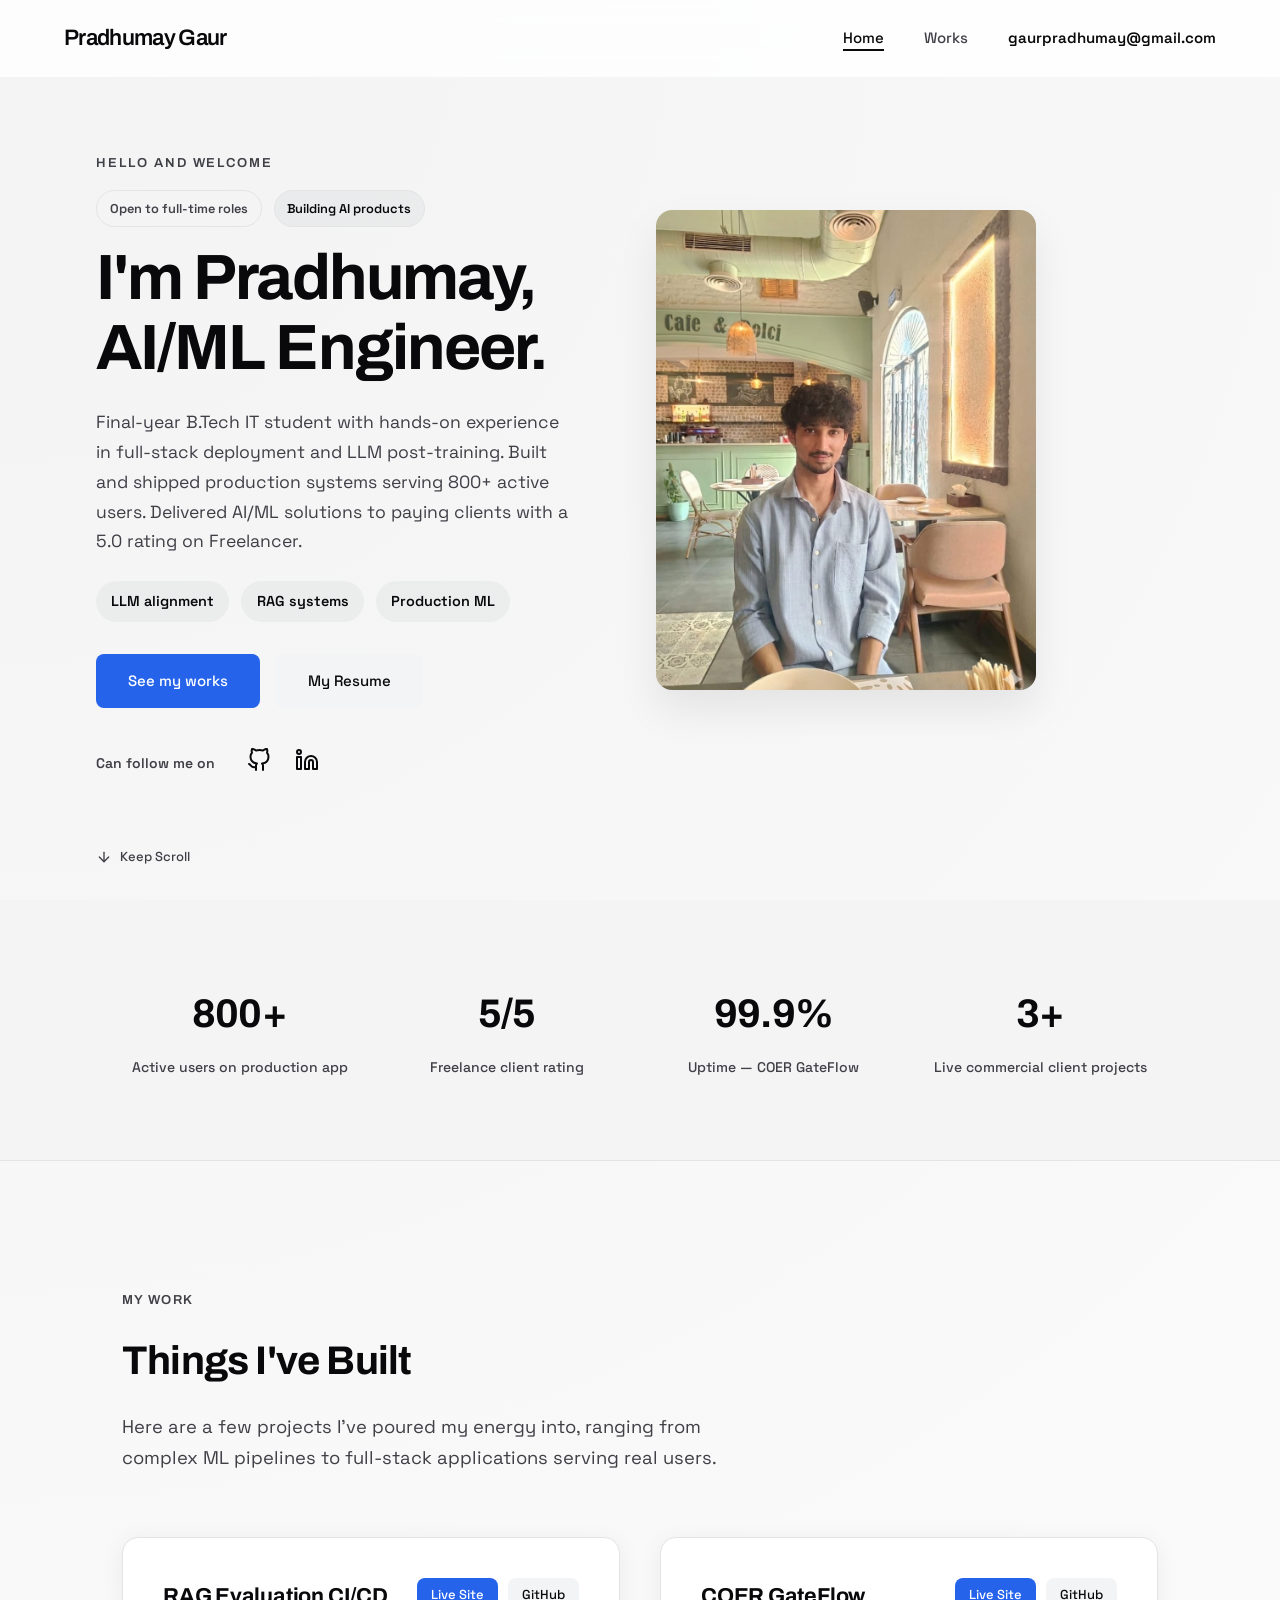
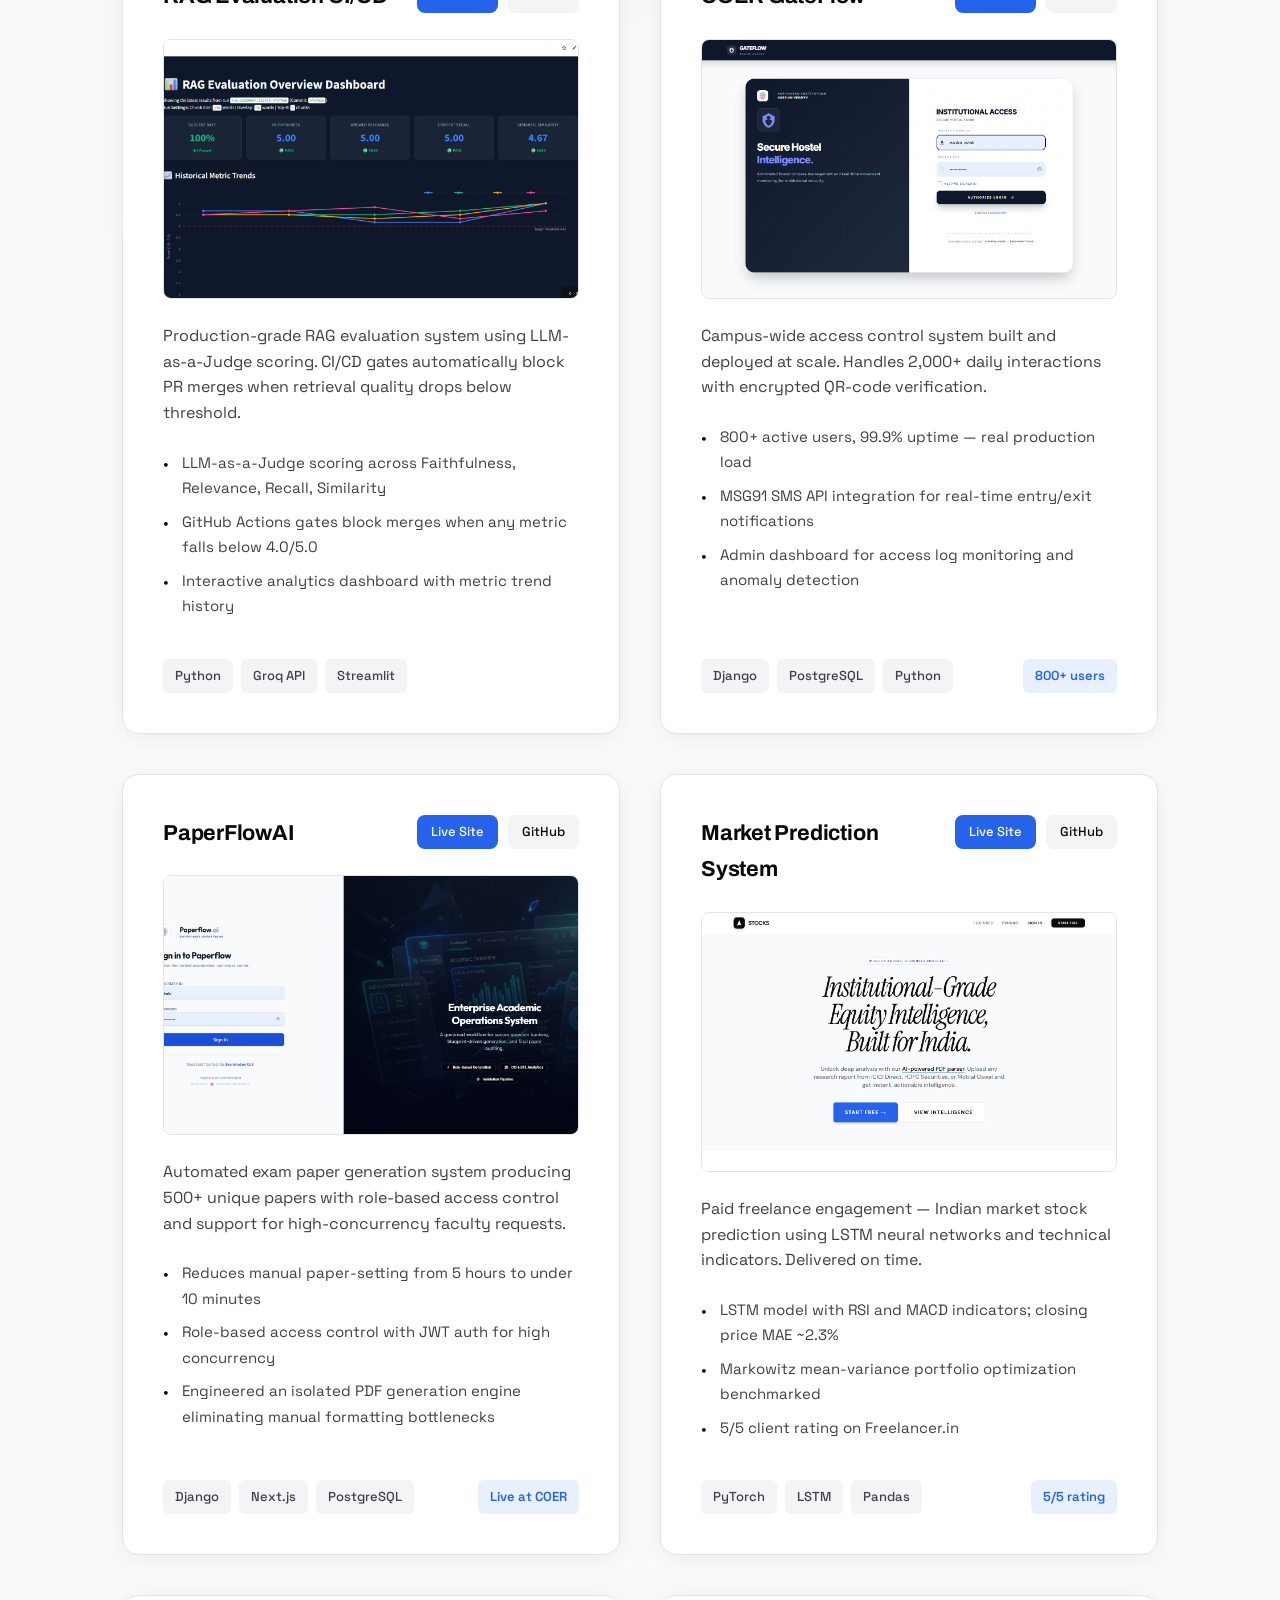
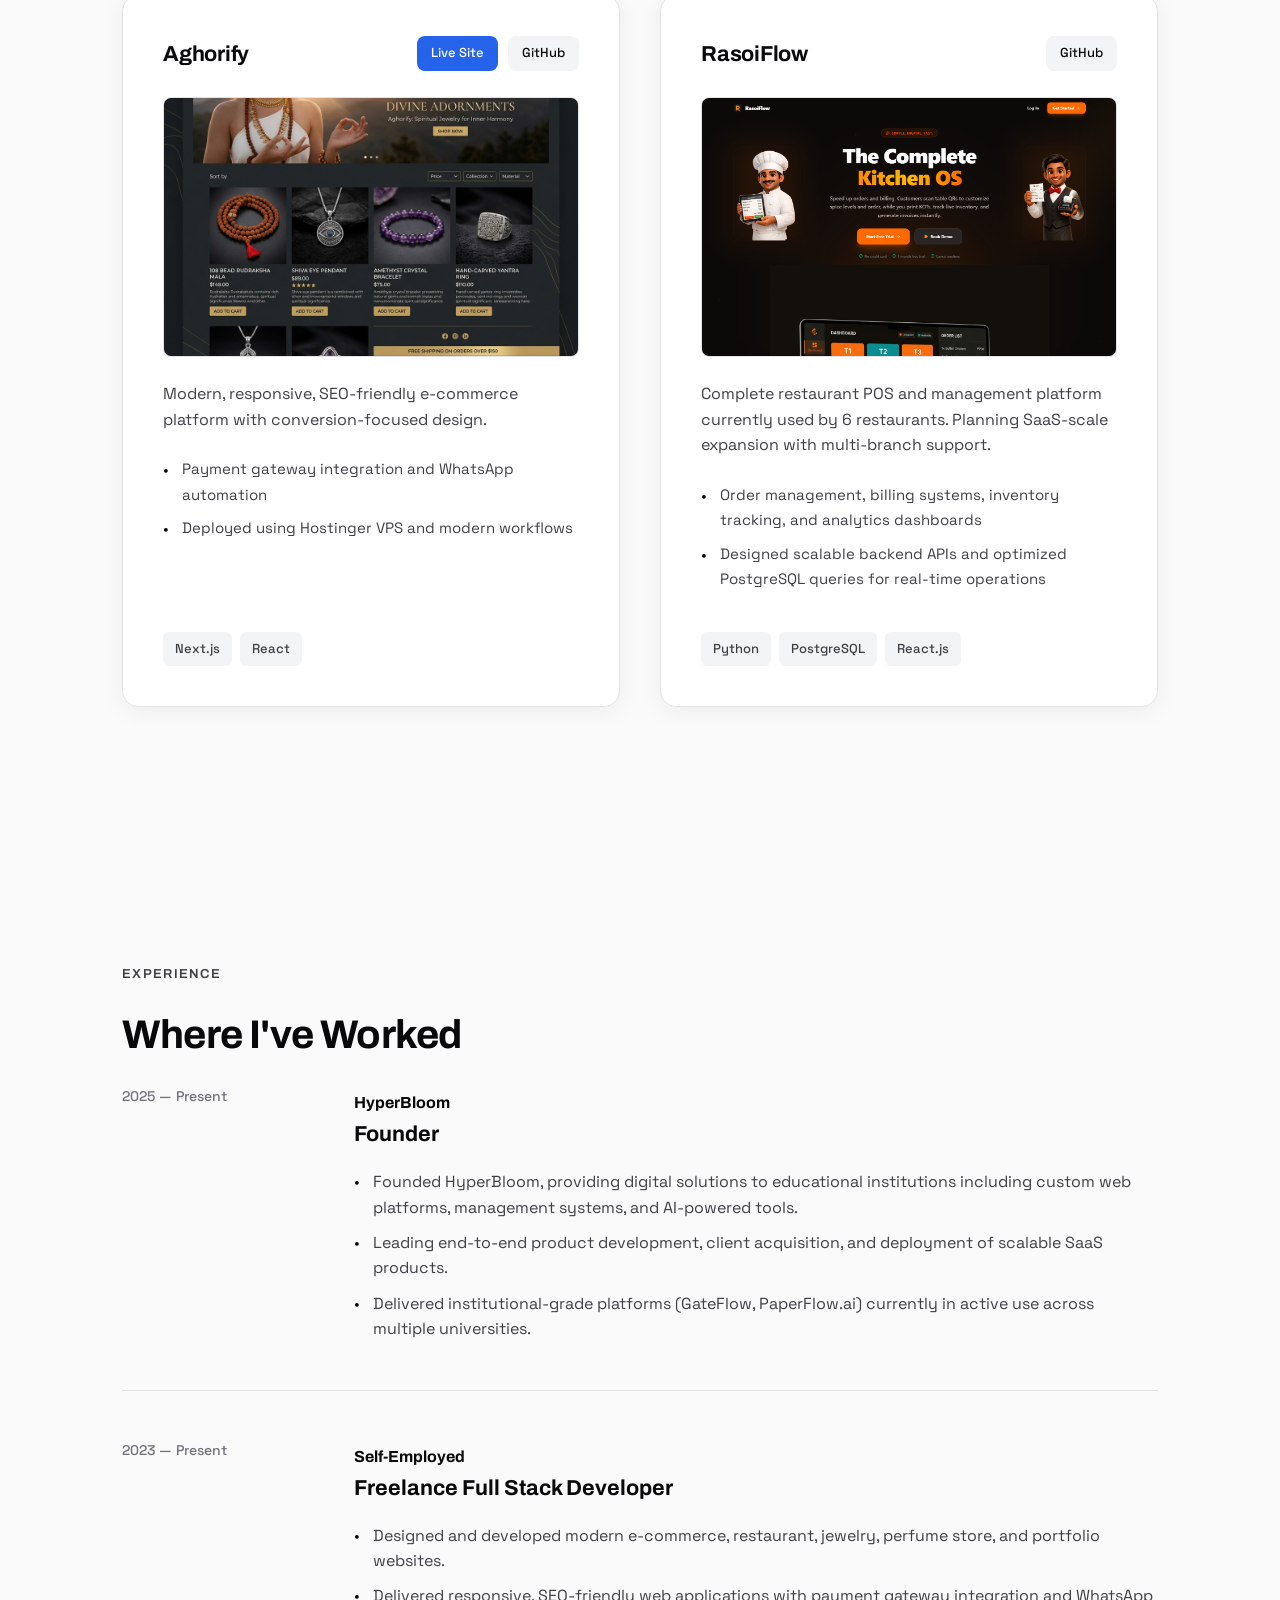
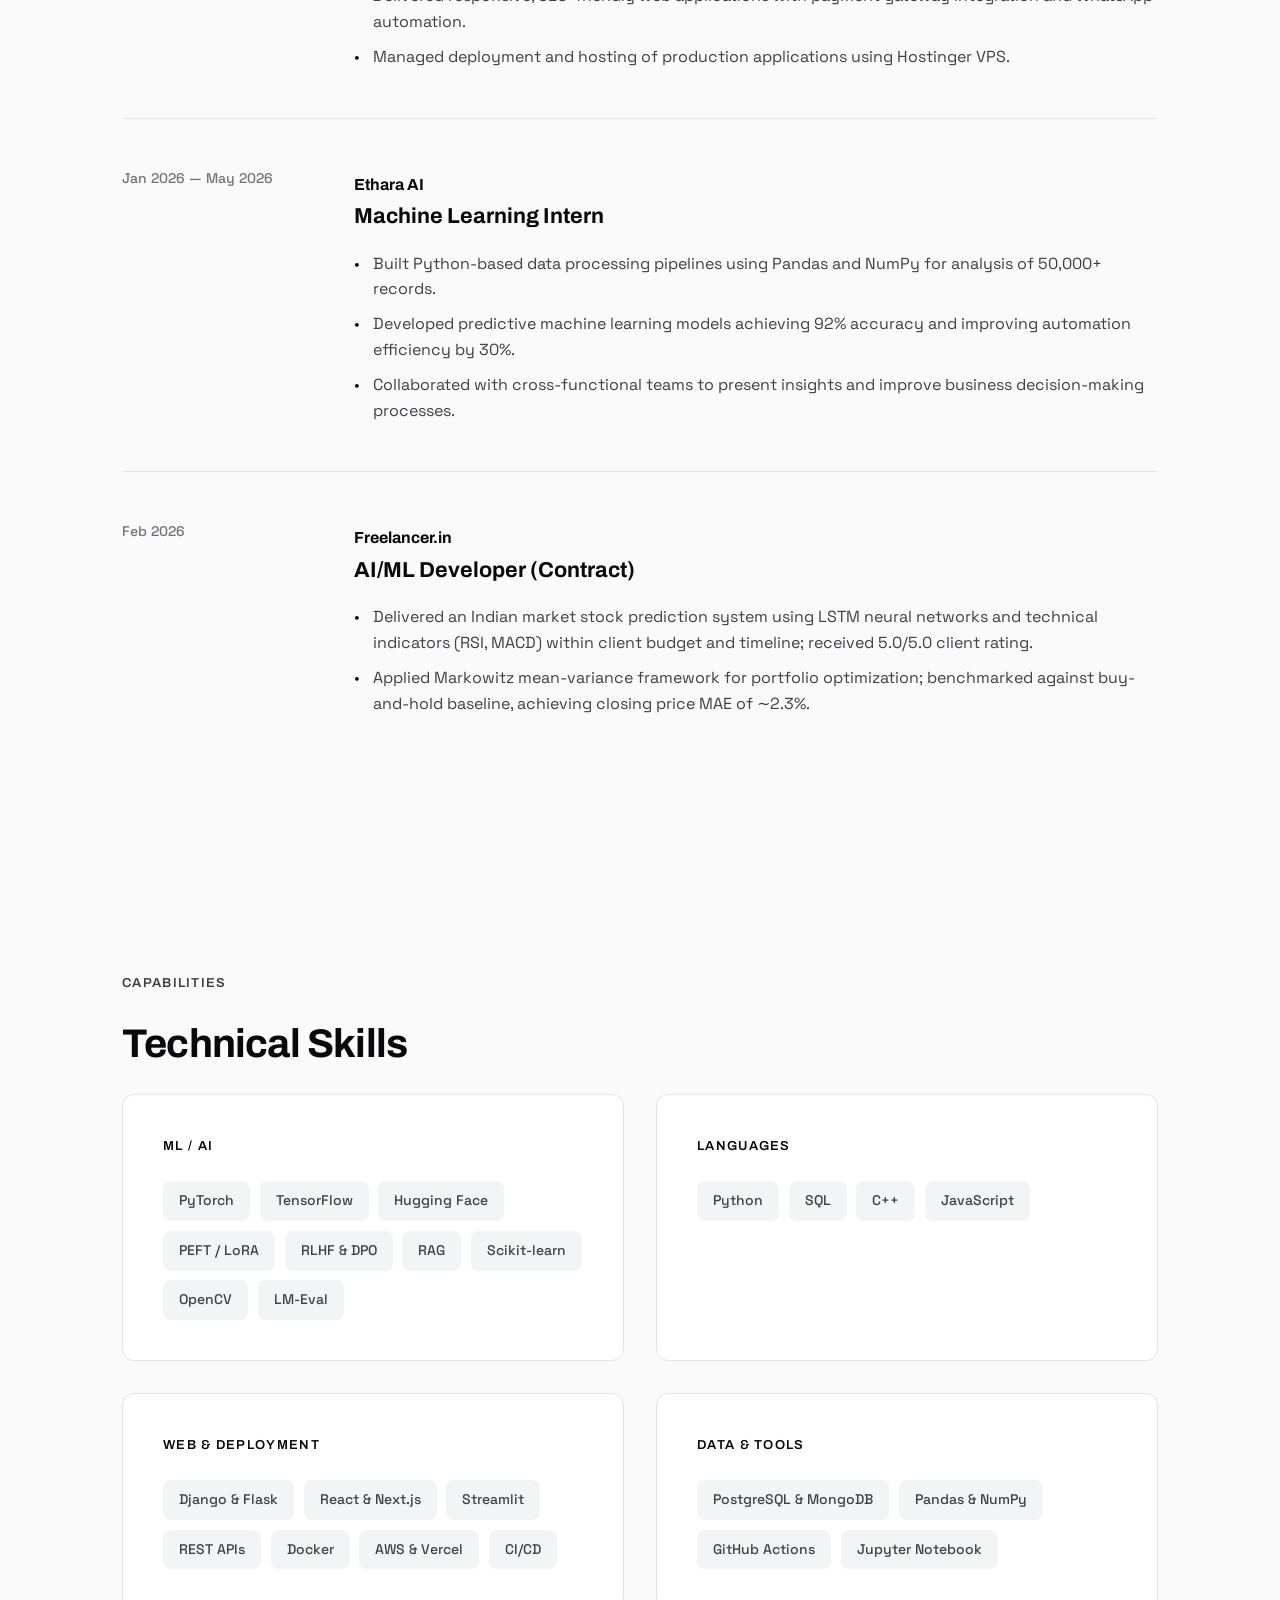
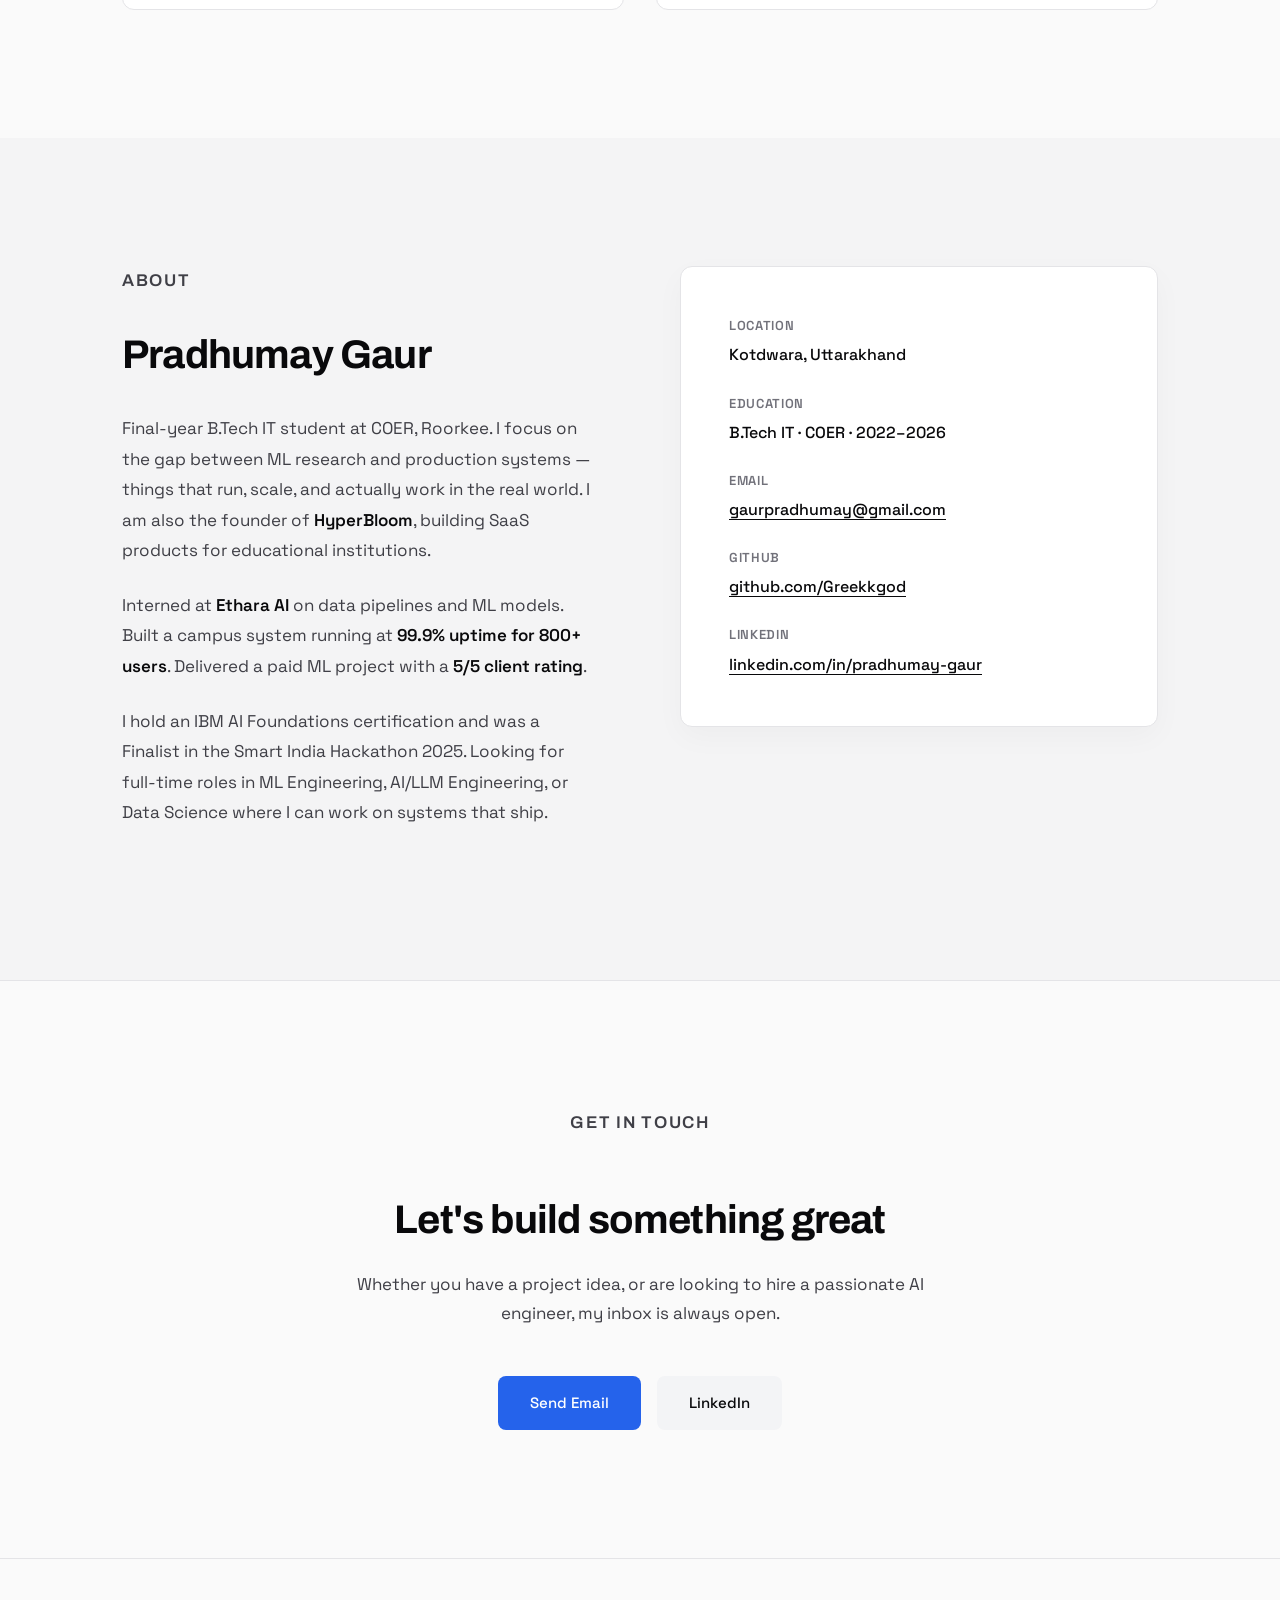
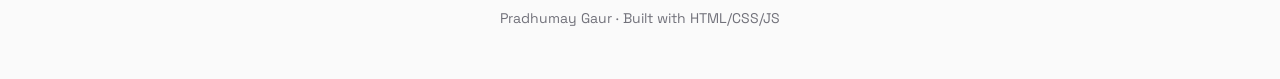
<file: index.html>
<!DOCTYPE html>
<html lang="en">

<head>
  <meta charset="UTF-8" />
  <meta name="viewport" content="width=device-width, initial-scale=1.0" />

  <title>Pradhumay Gaur — AI/ML Engineer</title>
  <meta name="description"
    content="AI/ML Engineer specializing in LLM alignment, RAG systems, and production-grade ML pipelines." />

  <!-- Open Graph Meta Tags -->
  <meta property="og:title" content="Pradhumay Gaur — AI/ML Engineer" />
  <meta property="og:description"
    content="AI/ML Engineer specializing in LLM alignment, RAG systems, and production-grade ML pipelines." />
  <meta property="og:type" content="website" />
  <meta property="og:url" content="https://portfolioo-phi-olive.vercel.app" />
  <meta property="og:image" content="https://portfolioo-phi-olive.vercel.app/og-image.jpg" />

  <!-- Twitter Card Meta Tags -->
  <meta name="twitter:card" content="summary_large_image" />
  <meta name="twitter:title" content="Pradhumay Gaur — AI/ML Engineer" />
  <meta name="twitter:description"
    content="AI/ML Engineer specializing in LLM alignment, RAG systems, and production-grade ML pipelines." />
  <meta name="twitter:image" content="https://portfolioo-phi-olive.vercel.app/og-image.jpg" />

  <link rel="canonical" href="https://portfolioo-phi-olive.vercel.app/" />

  <!-- Google Fonts -->
  <link rel="preconnect" href="https://fonts.googleapis.com">
  <link rel="preconnect" href="https://fonts.gstatic.com" crossorigin>
  <link href="https://fonts.googleapis.com/css2?family=Archivo:ital,wght@0,100..900;1,100..900&family=Space+Grotesk:wght@300..700&display=swap" rel="stylesheet">

  <!-- AEO & SEO Structured Data (JSON-LD) -->
  <script type="application/ld+json">
  {
    "@context": "https://schema.org",
    "@type": "Person",
    "name": "Pradhumay Gaur",
    "jobTitle": "AI/ML Engineer",
    "url": "https://pradhumay.dev",
    "sameAs": [
      "https://github.com/Greekkgod",
      "https://linkedin.com/in/pradhumay-gaur"
    ],
    "alumniOf": {
      "@type": "CollegeOrUniversity",
      "name": "COER University"
    },
    "description": "AI/ML Engineer specializing in LLM alignment, RAG systems, and production-grade ML pipelines.",
    "knowsAbout": [
      "Machine Learning",
      "Large Language Models",
      "LLM Alignment",
      "RAG Systems",
      "Production-grade ML pipelines",
      "PyTorch",
      "Python"
    ]
  }
  </script>

  <link rel="icon" href="assets/avatar.png" type="image/png" />

  <link rel="preconnect" href="https://fonts.googleapis.com" />
  <link rel="preconnect" href="https://fonts.gstatic.com" crossorigin />
  <link
    href="https://fonts.googleapis.com/css2?family=Inter:wght@400;500;600;700&family=JetBrains+Mono:wght@400;500&display=swap"
    rel="stylesheet" />

  <!-- External Assets -->
  <link rel="stylesheet" href="styles.css" />
  <script src="script.js" defer></script>
</head>

<body>

  <!-- HEADER -->
  <header>
    <nav aria-label="Main navigation">
      <a href="#hero" class="nav-logo">Pradhumay Gaur</a>
      <ul class="nav-links">
        <li><a href="#hero" class="active">Home</a></li>
        <li><a href="#projects">Works</a></li>
        <li><a href="https://mail.google.com/mail/?view=cm&fs=1&to=gaurpradhumay@gmail.com" target="_blank"
            rel="noopener" class="nav-email">gaurpradhumay@gmail.com</a></li>
      </ul>
    </nav>
  </header>

  <main>
    <!-- HERO -->
    <section id="hero">
      <div class="hero-left">
        <p class="hero-tag fade-in">HELLO AND WELCOME</p>
        <div class="hero-badges fade-in">
          <span class="hero-badge">Open to full-time roles</span>
          <span class="hero-badge secondary">Building AI products</span>
        </div>
        <h1 class="fade-in">I'm Pradhumay,<br>AI/ML Engineer.</h1>
        <p class="hero-sub fade-in">
          Final-year B.Tech IT student with hands-on experience in full-stack deployment and LLM post-training. Built
          and shipped production systems serving 800+ active users. Delivered AI/ML solutions to paying clients with a
          5.0 rating on Freelancer.
        </p>
        <div class="hero-highlights fade-in">
          <span>LLM alignment</span>
          <span>RAG systems</span>
          <span>Production ML</span>
        </div>
        <div class="hero-ctas fade-in">
          <a href="#projects" class="btn-primary">See my works</a>
          <a href="assets/Pradhumay_Resume.pdf" class="btn-ghost" target="_blank" rel="noopener">My Resume</a>
        </div>
        <div class="hero-socials-left fade-in">
          <span>Can follow me on</span>
          <a href="https://github.com/Greekkgod" target="_blank" rel="noopener" aria-label="GitHub">
            <svg class="social-icon" viewBox="0 0 24 24" fill="none" stroke="currentColor" stroke-width="2"
              stroke-linecap="round" stroke-linejoin="round">
              <path
                d="M9 19c-5 1.5-5-2.5-7-3m14 6v-3.87a3.37 3.37 0 0 0-.94-2.61c3.14-.35 6.44-1.54 6.44-7A5.44 5.44 0 0 0 20 4.77 5.07 5.07 0 0 0 19.91 1S18.73.65 16 2.48a13.38 13.38 0 0 0-7 0C6.27.65 5.09 1 5.09 1A5.07 5.07 0 0 0 5 4.77a5.44 5.44 0 0 0-1.5 3.78c0 5.42 3.3 6.61 6.44 7A3.37 3.37 0 0 0 9 18.13V22">
              </path>
            </svg>
          </a>
          <a href="https://linkedin.com/in/pradhumay-gaur" target="_blank" rel="noopener" aria-label="LinkedIn">
            <svg class="social-icon" viewBox="0 0 24 24" fill="none" stroke="currentColor" stroke-width="2"
              stroke-linecap="round" stroke-linejoin="round">
              <path d="M16 8a6 6 0 0 1 6 6v7h-4v-7a2 2 0 0 0-2-2 2 2 0 0 0-2 2v7h-4v-7a6 6 0 0 1 6-6z"></path>
              <rect x="2" y="9" width="4" height="12"></rect>
              <circle cx="4" cy="4" r="2"></circle>
            </svg>
          </a>
        </div>
        <div class="keep-scroll fade-in">
          <svg width="16" height="16" viewBox="0 0 24 24" fill="none" stroke="currentColor" stroke-width="2"
            stroke-linecap="round" stroke-linejoin="round">
            <line x1="12" y1="5" x2="12" y2="19"></line>
            <polyline points="19 12 12 19 5 12"></polyline>
          </svg>
          Keep Scroll
        </div>
      </div>

      <div class="hero-right fade-in">
        <img src="assets/my_image.jpeg" alt="Pradhumay Gaur" class="hero-profile-img" />
      </div>
    </section>

    <!-- METRICS -->
    <section class="metrics-section">
      <div class="container">
        <div class="hero-metrics fade-in">
          <div>
            <div class="metric-val">800+</div>
            <div class="metric-label">Active users on production app</div>
          </div>
          <div>
            <div class="metric-val">5/5</div>
            <div class="metric-label">Freelance client rating</div>
          </div>
          <div>
            <div class="metric-val">99.9%</div>
            <div class="metric-label">Uptime — COER GateFlow</div>
          </div>
          <div>
            <div class="metric-val">3+</div>
            <div class="metric-label">Live commercial client projects</div>
          </div>
        </div>
      </div>
    </section>

    <!-- PROJECTS -->
    <section id="projects">
      <div class="container">
        <p class="section-label">My Work</p>
        <h2>Things I've Built</h2>
        <p class="section-intro">Here are a few projects I've poured my energy into, ranging from complex ML pipelines
          to
          full-stack applications serving real users.</p>

        <div class="projects-grid">

          <!-- RAG Pipeline -->
          <div class="project-card fade-in">
            <div class="project-header">
              <span class="project-title">RAG Evaluation CI/CD</span>
              <div class="project-links">
                <a href="https://llm-eval-cicd-5yaj8qptpfqzekbuc65jdq.streamlit.app/" target="_blank" rel="noopener" class="project-link live">Live Site</a>
                <a href="https://github.com/Greekkgod" target="_blank" rel="noopener" class="project-link">GitHub</a>
              </div>
            </div>
            <img src="assets/rag.png" alt="RAG Evaluation Dashboard" class="project-image"
              loading="lazy" />
            <p class="project-desc">
              Production-grade RAG evaluation system using LLM-as-a-Judge scoring. CI/CD gates automatically block PR
              merges when retrieval quality drops below threshold.
            </p>
            <ul class="project-bullets">
              <li>LLM-as-a-Judge scoring across Faithfulness, Relevance, Recall, Similarity</li>
              <li>GitHub Actions gates block merges when any metric falls below 4.0/5.0</li>
              <li>Interactive analytics dashboard with metric trend history</li>
            </ul>
            <div class="project-footer">
              <div class="tech-tags">
                <span class="tag">Python</span>
                <span class="tag">Groq API</span>
                <span class="tag">Streamlit</span>
              </div>
            </div>
          </div>

          <!-- GateFlow -->
          <div class="project-card fade-in">
            <div class="project-header">
              <span class="project-title">COER GateFlow</span>
              <div class="project-links">
                <a href="https://coergateflow.cloud/accounts/login/" target="_blank" rel="noopener" class="project-link live">Live Site</a>
                <a href="https://github.com/Greekkgod" target="_blank" rel="noopener" class="project-link">GitHub</a>
              </div>
            </div>
            <img src="assets/gateflow.png" alt="COER GateFlow Dashboard" class="project-image" loading="lazy" />
            <p class="project-desc">
              Campus-wide access control system built and deployed at scale. Handles 2,000+ daily interactions with
              encrypted QR-code verification.
            </p>
            <ul class="project-bullets">
              <li>800+ active users, 99.9% uptime — real production load</li>
              <li>MSG91 SMS API integration for real-time entry/exit notifications</li>
              <li>Admin dashboard for access log monitoring and anomaly detection</li>
            </ul>
            <div class="project-footer">
              <div class="tech-tags">
                <span class="tag">Django</span>
                <span class="tag">PostgreSQL</span>
                <span class="tag">Python</span>
              </div>
              <span class="stat-badge">800+ users</span>
            </div>
          </div>

          <!-- PaperFlowAI -->
          <div class="project-card fade-in">
            <div class="project-header">
              <span class="project-title">PaperFlowAI</span>
              <div class="project-links">
                <a href="https://paperflowai.in/login" target="_blank" rel="noopener" class="project-link live">Live
                  Site</a>
                <a href="https://github.com/Greekkgod" target="_blank" rel="noopener" class="project-link">GitHub</a>
              </div>
            </div>
            <img src="assets/paperflow.png" alt="PaperFlowAI Interface" class="project-image" loading="lazy" />
            <p class="project-desc">
              Automated exam paper generation system producing 500+ unique papers with role-based access control and
              support for high-concurrency faculty requests.
            </p>
            <ul class="project-bullets">
              <li>Reduces manual paper-setting from 5 hours to under 10 minutes</li>
              <li>Role-based access control with JWT auth for high concurrency</li>
              <li>Engineered an isolated PDF generation engine eliminating manual formatting bottlenecks</li>
            </ul>
            <div class="project-footer">
              <div class="tech-tags">
                <span class="tag">Django</span>
                <span class="tag">Next.js</span>
                <span class="tag">PostgreSQL</span>
              </div>
              <span class="stat-badge">Live at COER</span>
            </div>
          </div>

          <!-- Stock Prediction -->
          <div class="project-card fade-in">
            <div class="project-header">
              <span class="project-title">Market Prediction System</span>
              <div class="project-links">
                <a href="https://blueprint-8o6q.onrender.com" target="_blank" rel="noopener" class="project-link live">Live Site</a>
                <a href="https://github.com/Greekkgod" target="_blank" rel="noopener" class="project-link">GitHub</a>
              </div>
            </div>
            <img src="assets/Stock Market Predictor.png" alt="Stock Prediction Chart" class="project-image"
              loading="lazy" />
            <p class="project-desc">
              Paid freelance engagement — Indian market stock prediction using LSTM neural networks and technical
              indicators. Delivered on time.
            </p>
            <ul class="project-bullets">
              <li>LSTM model with RSI and MACD indicators; closing price MAE ~2.3%</li>
              <li>Markowitz mean-variance portfolio optimization benchmarked</li>
              <li>5/5 client rating on Freelancer.in</li>
            </ul>
            <div class="project-footer">
              <div class="tech-tags">
                <span class="tag">PyTorch</span>
                <span class="tag">LSTM</span>
                <span class="tag">Pandas</span>
              </div>
              <span class="stat-badge">5/5 rating</span>
            </div>
          </div>

          <!-- Aghorify -->
          <div class="project-card fade-in">
            <div class="project-header">
              <span class="project-title">Aghorify</span>
              <div class="project-links">
                <a href="https://aghorify.in" target="_blank" rel="noopener" class="project-link live">Live Site</a>
                <a href="https://github.com/Greekkgod" target="_blank" rel="noopener" class="project-link">GitHub</a>
              </div>
            </div>
            <img src="assets/aghorify_ui_fixed_1781673780536.png" alt="Aghorify Interface" class="project-image"
              loading="lazy" />
            <p class="project-desc">
              Modern, responsive, SEO-friendly e-commerce platform with conversion-focused design.
            </p>
            <ul class="project-bullets">
              <li>Payment gateway integration and WhatsApp automation</li>
              <li>Deployed using Hostinger VPS and modern workflows</li>
            </ul>
            <div class="project-footer">
              <div class="tech-tags">
                <span class="tag">Next.js</span>
                <span class="tag">React</span>
              </div>
            </div>
          </div>

          <!-- RasoiFlow -->
          <div class="project-card fade-in">
            <div class="project-header">
              <span class="project-title">RasoiFlow</span>
              <div class="project-links">
                <a href="https://github.com/Greekkgod" target="_blank" rel="noopener" class="project-link">GitHub</a>
              </div>
            </div>
            <img src="assets/rasoiflow.png" alt="RasoiFlow Interface" class="project-image" loading="lazy" />
            <p class="project-desc">
              Complete restaurant POS and management platform currently used by 6 restaurants. Planning SaaS-scale
              expansion with multi-branch support.
            </p>
            <ul class="project-bullets">
              <li>Order management, billing systems, inventory tracking, and analytics dashboards</li>
              <li>Designed scalable backend APIs and optimized PostgreSQL queries for real-time operations</li>
            </ul>
            <div class="project-footer">
              <div class="tech-tags">
                <span class="tag">Python</span>
                <span class="tag">PostgreSQL</span>
                <span class="tag">React.js</span>
              </div>
            </div>
          </div>

        </div>
      </div>
    </section>

    <!-- EXPERIENCE -->
    <section id="experience">
      <div class="container">
        <p class="section-label">Experience</p>
        <h2>Where I've Worked</h2>

        <div class="exp-list">
          <div class="exp-item fade-in">
            <div class="exp-meta">
              <div class="exp-period">2025 — Present</div>
            </div>
            <div>
              <div class="exp-company">HyperBloom</div>
              <div class="exp-role">Founder</div>
              <ul class="exp-bullets">
                <li>Founded HyperBloom, providing digital solutions to educational institutions including custom web
                  platforms, management systems, and AI-powered tools.</li>
                <li>Leading end-to-end product development, client acquisition, and deployment of scalable SaaS
                  products.</li>
                <li>Delivered institutional-grade platforms (GateFlow, PaperFlow.ai) currently in active use across
                  multiple universities.</li>
              </ul>
            </div>
          </div>

          <hr class="exp-divider" />

          <div class="exp-item fade-in">
            <div class="exp-meta">
              <div class="exp-period">2023 — Present</div>
            </div>
            <div>
              <div class="exp-company">Self-Employed</div>
              <div class="exp-role">Freelance Full Stack Developer</div>
              <ul class="exp-bullets">
                <li>Designed and developed modern e-commerce, restaurant, jewelry, perfume store, and portfolio
                  websites.</li>
                <li>Delivered responsive, SEO-friendly web applications with payment gateway integration and WhatsApp
                  automation.</li>
                <li>Managed deployment and hosting of production applications using Hostinger VPS.</li>
              </ul>
            </div>
          </div>

          <hr class="exp-divider" />

          <div class="exp-item fade-in">
            <div class="exp-meta">
              <div class="exp-period">Jan 2026 — May 2026</div>
            </div>
            <div>
              <div class="exp-company">Ethara AI</div>
              <div class="exp-role">Machine Learning Intern</div>
              <ul class="exp-bullets">
                <li>Built Python-based data processing pipelines using Pandas and NumPy for analysis of 50,000+ records.
                </li>
                <li>Developed predictive machine learning models achieving 92% accuracy and improving automation
                  efficiency by 30%.</li>
                <li>Collaborated with cross-functional teams to present insights and improve business decision-making
                  processes.</li>
              </ul>
            </div>
          </div>

          <hr class="exp-divider" />

          <div class="exp-item fade-in">
            <div class="exp-meta">
              <div class="exp-period">Feb 2026</div>
            </div>
            <div>
              <div class="exp-company">Freelancer.in</div>
              <div class="exp-role">AI/ML Developer (Contract)</div>
              <ul class="exp-bullets">
                <li>Delivered an Indian market stock prediction system using LSTM neural networks and technical
                  indicators (RSI, MACD) within client budget and timeline; received 5.0/5.0 client rating.</li>
                <li>Applied Markowitz mean-variance framework for portfolio optimization; benchmarked against
                  buy-and-hold baseline, achieving closing price MAE of ∼2.3%.</li>
              </ul>
            </div>
          </div>
        </div>
      </div>
    </section>

    <!-- SKILLS -->
    <section id="skills">
      <div class="container">
        <p class="section-label">Capabilities</p>
        <h2>Technical Skills</h2>

        <div class="skills-grid">
          <div class="skill-group fade-in">
            <div class="skill-group-label">ML / AI</div>
            <div class="skill-items">
              <span class="skill-item">PyTorch</span>
              <span class="skill-item">TensorFlow</span>
              <span class="skill-item">Hugging Face</span>
              <span class="skill-item">PEFT / LoRA</span>
              <span class="skill-item">RLHF & DPO</span>
              <span class="skill-item">RAG</span>
              <span class="skill-item">Scikit-learn</span>
              <span class="skill-item">OpenCV</span>
              <span class="skill-item">LM-Eval</span>
            </div>
          </div>

          <div class="skill-group fade-in">
            <div class="skill-group-label">Languages</div>
            <div class="skill-items">
              <span class="skill-item">Python</span>
              <span class="skill-item">SQL</span>
              <span class="skill-item">C++</span>
              <span class="skill-item">JavaScript</span>
            </div>
          </div>

          <div class="skill-group fade-in">
            <div class="skill-group-label">Web & Deployment</div>
            <div class="skill-items">
              <span class="skill-item">Django & Flask</span>
              <span class="skill-item">React & Next.js</span>
              <span class="skill-item">Streamlit</span>
              <span class="skill-item">REST APIs</span>
              <span class="skill-item">Docker</span>
              <span class="skill-item">AWS & Vercel</span>
              <span class="skill-item">CI/CD</span>
            </div>
          </div>

          <div class="skill-group fade-in">
            <div class="skill-group-label">Data & Tools</div>
            <div class="skill-items">
              <span class="skill-item">PostgreSQL & MongoDB</span>
              <span class="skill-item">Pandas & NumPy</span>
              <span class="skill-item">GitHub Actions</span>
              <span class="skill-item">Jupyter Notebook</span>
            </div>
          </div>
        </div>
      </div>
    </section>

    <!-- ABOUT -->
    <section id="about">
      <div class="container">
        <div class="about-text">
          <p class="section-label">About</p>
          <h2 style="margin-bottom:1.5rem;">Pradhumay Gaur</h2>
          <p>
            Final-year B.Tech IT student at COER, Roorkee. I focus on the gap between ML research and production systems
            —
            things that run, scale, and actually work in the real world. I am also the founder of
            <strong>HyperBloom</strong>, building SaaS products for educational institutions.
          </p>
          <p>
            Interned at <strong>Ethara AI</strong> on data pipelines and ML models. Built a campus system running at
            <strong>99.9% uptime for 800+ users</strong>. Delivered a paid ML project with a <strong>5/5 client
              rating</strong>.
          </p>
          <p>
            I hold an IBM AI Foundations certification and was a Finalist in the Smart India Hackathon 2025.
            Looking for full-time roles in ML Engineering, AI/LLM Engineering, or Data Science where I can work on
            systems that ship.
          </p>
        </div>
        <div class="about-details">
          <div class="detail-row">
            <span class="detail-key">Location</span>
            <span class="detail-val">Kotdwara, Uttarakhand</span>
          </div>
          <div class="detail-row">
            <span class="detail-key">Education</span>
            <span class="detail-val">B.Tech IT · COER · 2022–2026</span>
          </div>
          <div class="detail-row">
            <span class="detail-key">Email</span>
            <span class="detail-val"><a href="https://mail.google.com/mail/?view=cm&fs=1&to=gaurpradhumay@gmail.com"
                target="_blank" rel="noopener">gaurpradhumay@gmail.com</a></span>
          </div>
          <div class="detail-row">
            <span class="detail-key">GitHub</span>
            <span class="detail-val"><a href="https://github.com/Greekkgod" target="_blank"
                rel="noopener">github.com/Greekkgod</a></span>
          </div>
          <div class="detail-row">
            <span class="detail-key">LinkedIn</span>
            <span class="detail-val"><a href="https://linkedin.com/in/pradhumay-gaur" target="_blank"
                rel="noopener">linkedin.com/in/pradhumay-gaur</a></span>
          </div>
        </div>
      </div>
    </section>

    <!-- CONTACT -->
    <section id="contact">
      <div class="container">
        <div class="contact-inner">
          <p class="section-label">Get In Touch</p>
          <h2>Let's build something great</h2>
          <p>Whether you have a project idea, or are looking to hire a passionate AI engineer, my inbox is always open.
          </p>
          <div class="contact-links">
            <a href="https://mail.google.com/mail/?view=cm&fs=1&to=gaurpradhumay@gmail.com" target="_blank"
              rel="noopener" class="btn-primary">Send Email</a>
            <a href="https://linkedin.com/in/pradhumay-gaur" target="_blank" rel="noopener"
              class="btn-ghost">LinkedIn</a>
          </div>
        </div>
      </div>
    </section>

  </main>

  <!-- FOOTER -->
  <footer role="contentinfo">
    <p>Pradhumay Gaur · Built with HTML/CSS/JS</p>
  </footer>

</body>

</html>
</file>
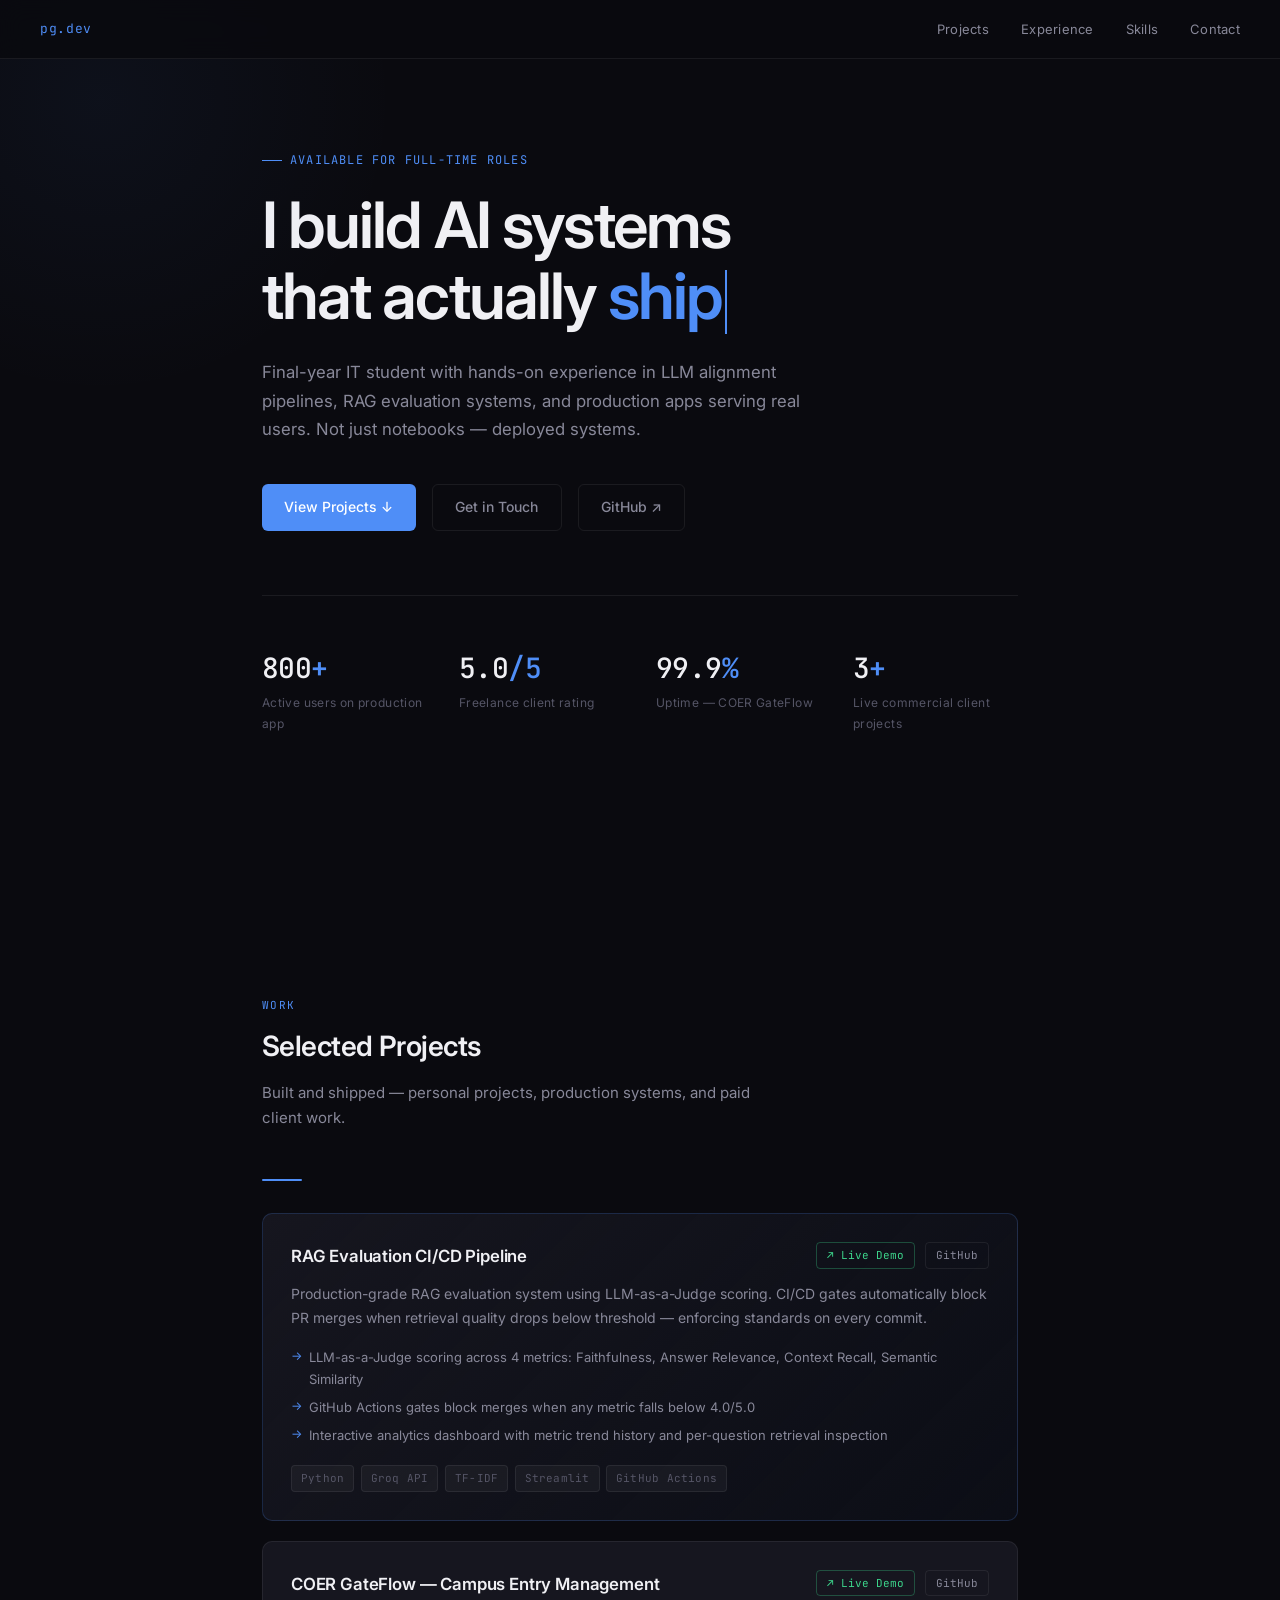
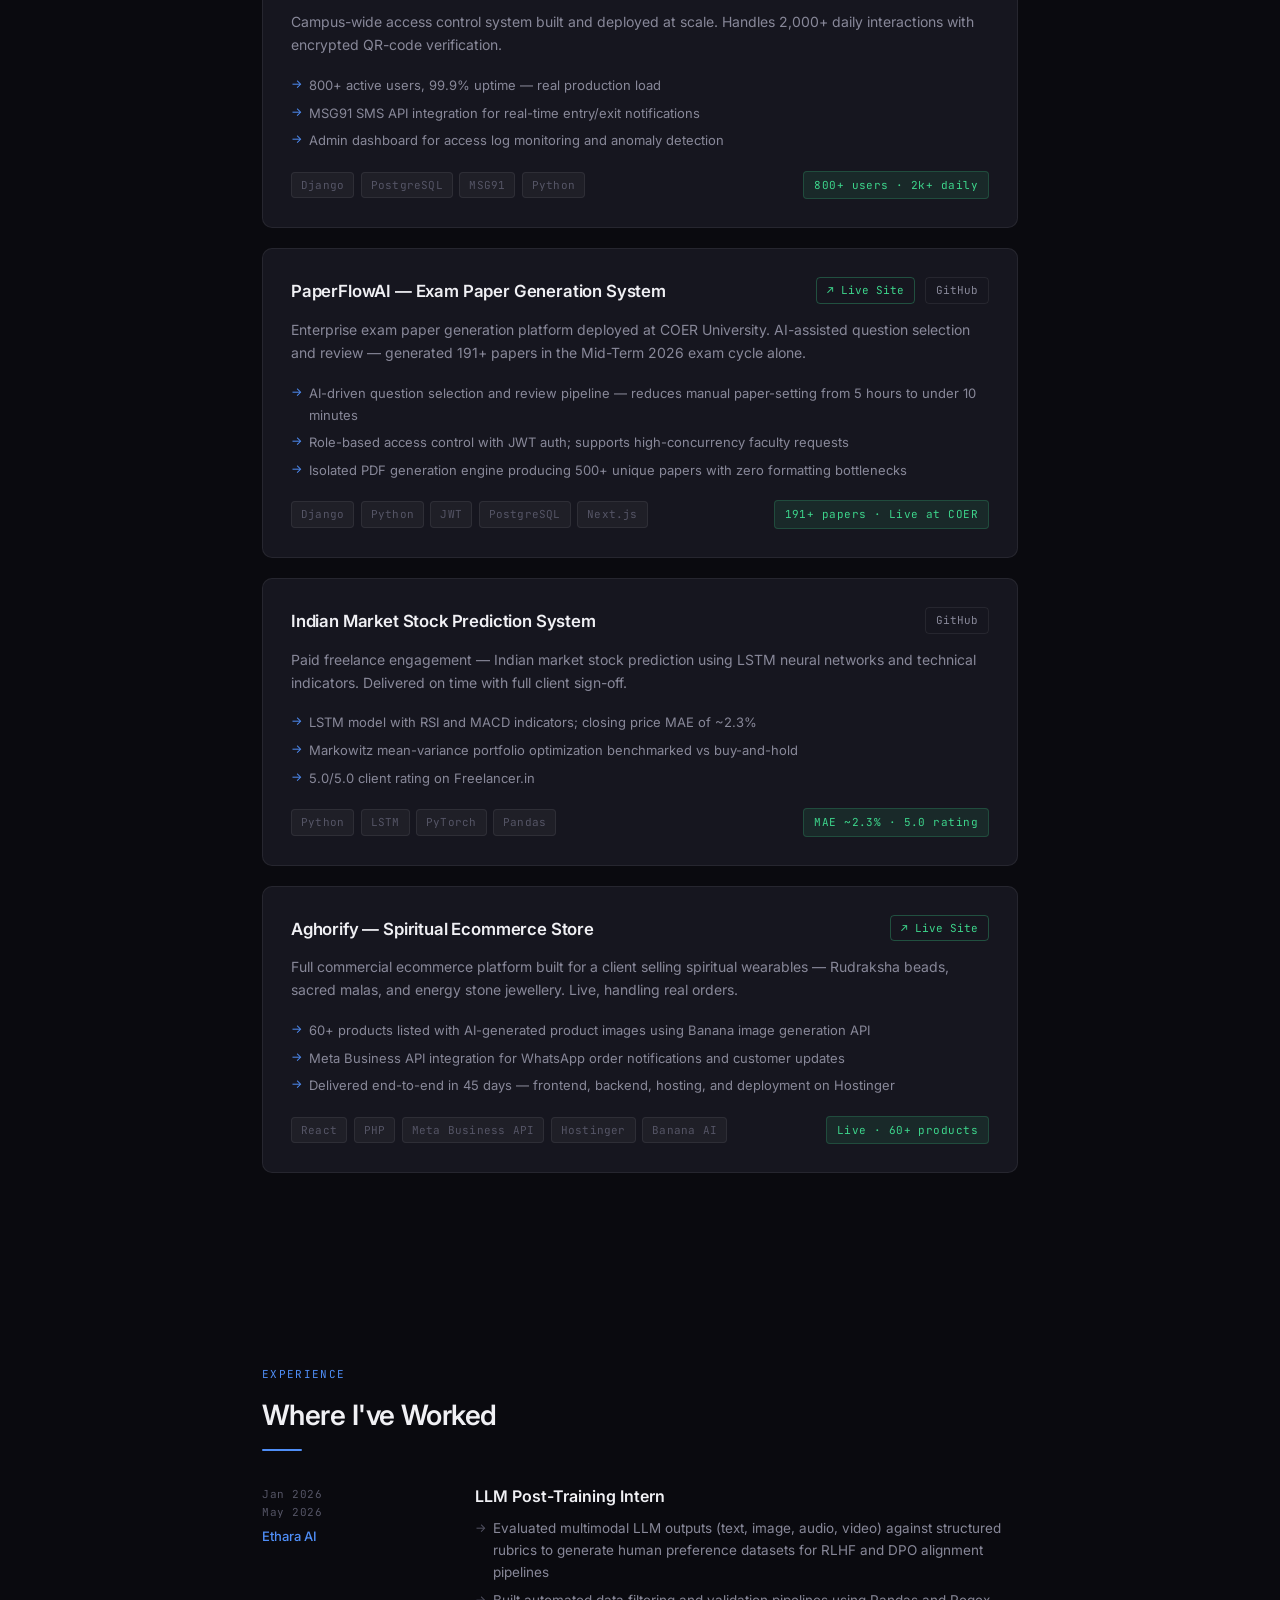
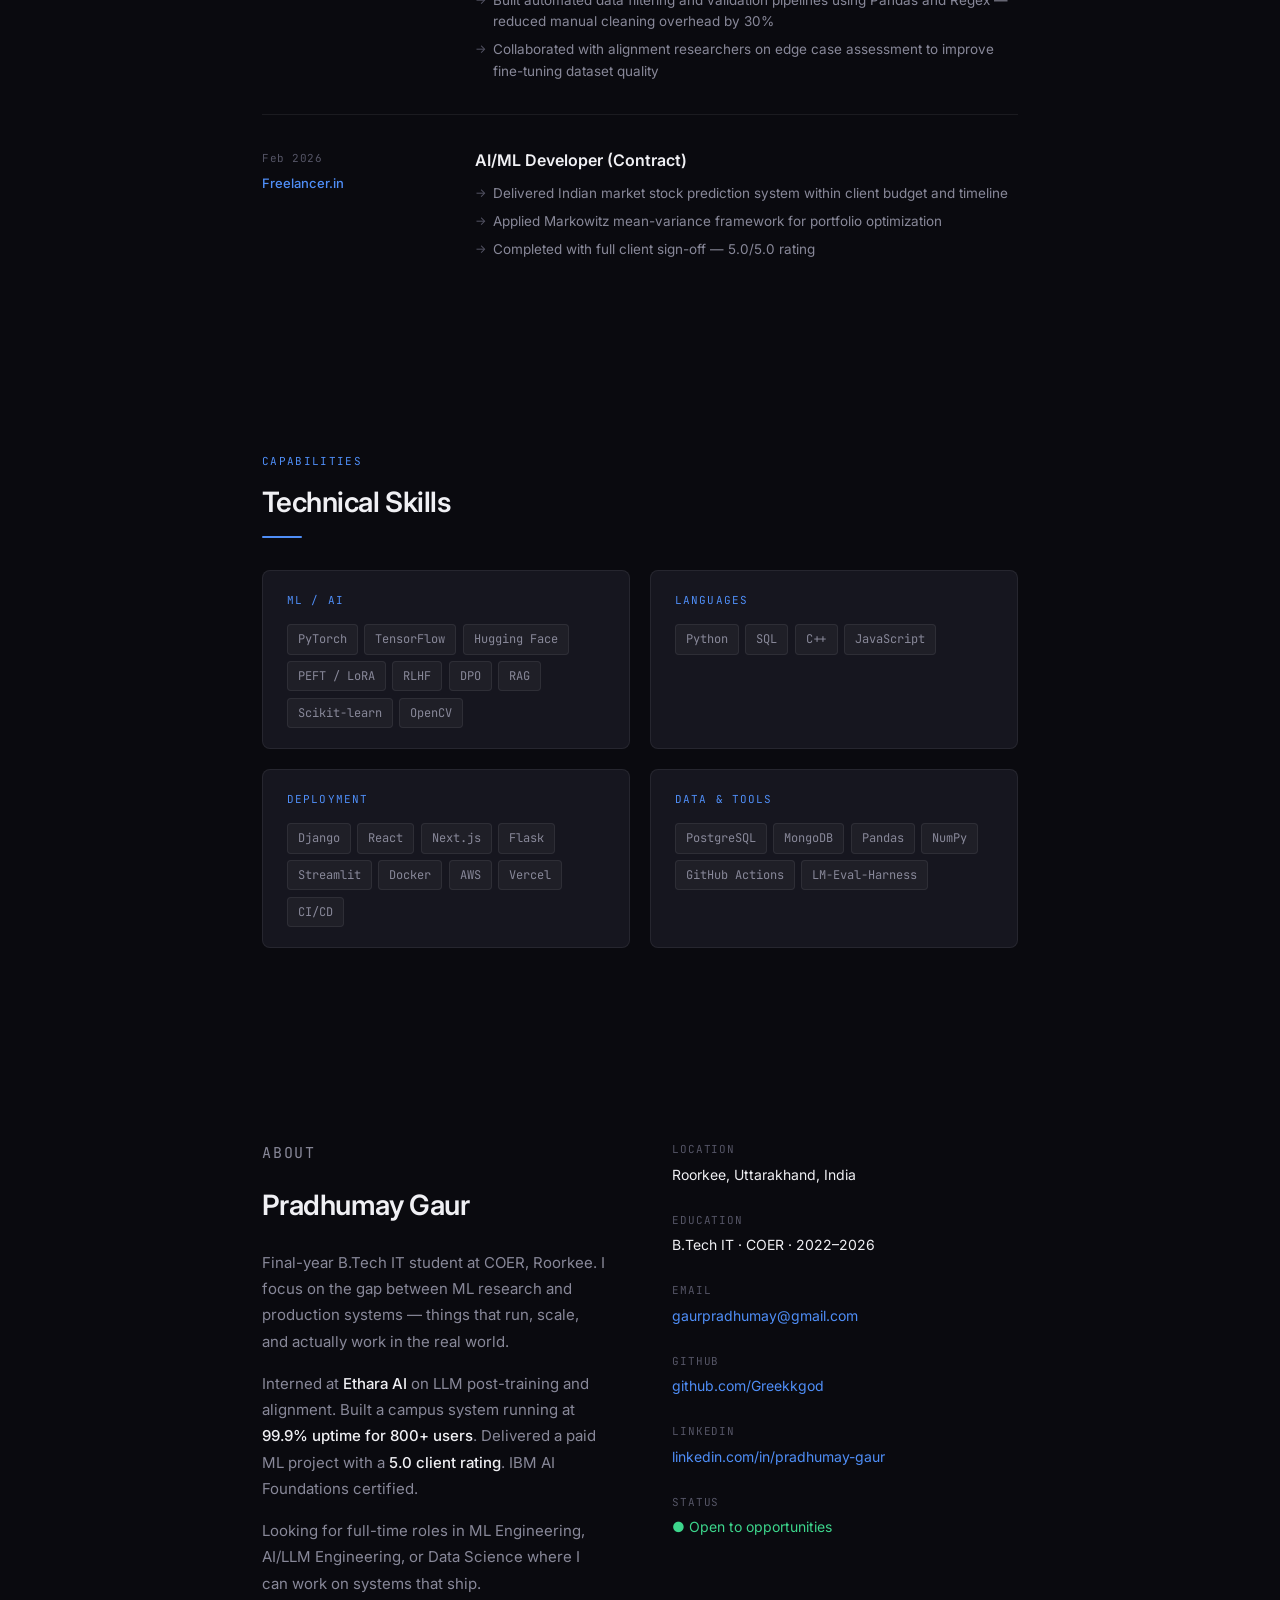
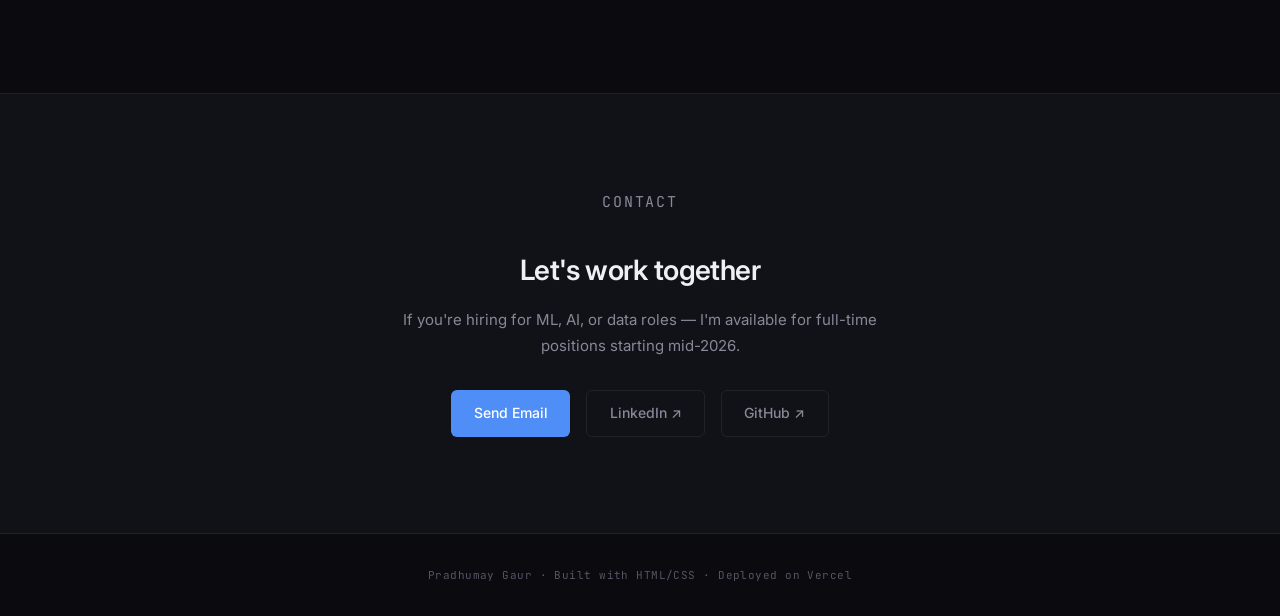
<file: index .html>
<!DOCTYPE html>
<html lang="en">
<head>
  <meta charset="UTF-8" />
  <meta name="viewport" content="width=device-width, initial-scale=1.0" />
  <title>Pradhumay Gaur — AI/ML Engineer</title>
  <meta name="description" content="AI/ML Engineer specializing in LLM alignment, RAG systems, and production-grade ML pipelines." />
  <link rel="preconnect" href="https://fonts.googleapis.com" />
  <link rel="preconnect" href="https://fonts.gstatic.com" crossorigin />
  <link href="https://fonts.googleapis.com/css2?family=Inter:wght@300;400;500;600&family=JetBrains+Mono:wght@400;500&display=swap" rel="stylesheet" />
  <style>
    *, *::before, *::after { box-sizing: border-box; margin: 0; padding: 0; }

    :root {
      --bg: #0A0A0F;
      --bg-surface: #111118;
      --bg-card: #16161F;
      --border: rgba(255,255,255,0.07);
      --border-hover: rgba(79,142,247,0.4);
      --text-primary: #F0F0F4;
      --text-secondary: #888899;
      --text-muted: #555566;
      --accent: #4F8EF7;
      --accent-dim: rgba(79,142,247,0.12);
      --accent-glow: rgba(79,142,247,0.06);
      --mono: 'JetBrains Mono', monospace;
      --sans: 'Inter', sans-serif;
      --green: #3DD68C;
      --green-dim: rgba(61,214,140,0.1);
    }

    html { scroll-behavior: smooth; }

    body {
      font-family: var(--sans);
      background: var(--bg);
      color: var(--text-primary);
      font-size: 15px;
      line-height: 1.7;
      -webkit-font-smoothing: antialiased;
    }

    /* NAV */
    nav {
      position: fixed;
      top: 0; left: 0; right: 0;
      z-index: 100;
      display: flex;
      justify-content: space-between;
      align-items: center;
      padding: 1rem 2.5rem;
      background: rgba(10,10,15,0.85);
      backdrop-filter: blur(12px);
      border-bottom: 1px solid var(--border);
    }

    .nav-logo {
      font-family: var(--mono);
      font-size: 13px;
      color: var(--accent);
      letter-spacing: 0.05em;
      text-decoration: none;
    }

    .nav-links {
      display: flex;
      gap: 2rem;
      list-style: none;
    }

    .nav-links a {
      font-size: 13px;
      color: var(--text-secondary);
      text-decoration: none;
      letter-spacing: 0.02em;
      transition: color 0.2s;
    }

    .nav-links a:hover { color: var(--text-primary); }

    /* SECTIONS */
    section { padding: 6rem 0; }

    .container {
      max-width: 820px;
      margin: 0 auto;
      padding: 0 2rem;
    }

    /* HERO */
    #hero {
      min-height: 100vh;
      display: flex;
      align-items: center;
      padding-top: 5rem;
      position: relative;
      overflow: hidden;
    }

    #hero::before {
      content: '';
      position: absolute;
      top: -200px; left: -200px;
      width: 600px; height: 600px;
      background: radial-gradient(circle, rgba(79,142,247,0.05) 0%, transparent 70%);
      pointer-events: none;
    }

    .hero-tag {
      font-family: var(--mono);
      font-size: 12px;
      color: var(--accent);
      letter-spacing: 0.1em;
      text-transform: uppercase;
      margin-bottom: 1.25rem;
      display: flex;
      align-items: center;
      gap: 8px;
    }

    .hero-tag::before {
      content: '';
      display: inline-block;
      width: 20px;
      height: 1px;
      background: var(--accent);
    }

    h1 {
      font-size: clamp(2.4rem, 6vw, 4rem);
      font-weight: 600;
      line-height: 1.1;
      letter-spacing: -0.03em;
      margin-bottom: 1.5rem;
    }

    h1 em {
      font-style: normal;
      color: var(--accent);
    }

    .hero-sub {
      font-size: 1.05rem;
      color: var(--text-secondary);
      max-width: 540px;
      line-height: 1.7;
      margin-bottom: 2.5rem;
    }

    .hero-ctas {
      display: flex;
      gap: 1rem;
      flex-wrap: wrap;
    }

    .btn-primary {
      display: inline-flex;
      align-items: center;
      gap: 8px;
      padding: 0.65rem 1.4rem;
      background: var(--accent);
      color: #fff;
      font-size: 14px;
      font-weight: 500;
      border-radius: 6px;
      text-decoration: none;
      transition: opacity 0.2s, transform 0.2s;
    }

    .btn-primary:hover { opacity: 0.9; transform: translateY(-1px); }

    .btn-ghost {
      display: inline-flex;
      align-items: center;
      gap: 8px;
      padding: 0.65rem 1.4rem;
      background: transparent;
      color: var(--text-secondary);
      font-size: 14px;
      font-weight: 500;
      border: 1px solid var(--border);
      border-radius: 6px;
      text-decoration: none;
      transition: border-color 0.2s, color 0.2s;
    }

    .btn-ghost:hover { border-color: var(--text-muted); color: var(--text-primary); }

    .hero-metrics {
      margin-top: 4rem;
      padding-top: 3rem;
      border-top: 1px solid var(--border);
      display: grid;
      grid-template-columns: repeat(4, 1fr);
      gap: 2rem;
    }

    .metric-val {
      font-family: var(--mono);
      font-size: 1.75rem;
      font-weight: 500;
      color: var(--text-primary);
      letter-spacing: -0.02em;
    }

    .metric-val span { color: var(--accent); }

    .metric-label {
      font-size: 12px;
      color: var(--text-muted);
      margin-top: 2px;
      letter-spacing: 0.03em;
    }

    /* SECTION HEADERS */
    .section-label {
      font-family: var(--mono);
      font-size: 11px;
      color: var(--accent);
      letter-spacing: 0.12em;
      text-transform: uppercase;
      margin-bottom: 0.5rem;
    }

    h2 {
      font-size: 1.75rem;
      font-weight: 600;
      letter-spacing: -0.02em;
      margin-bottom: 0.6rem;
    }

    .section-intro {
      color: var(--text-secondary);
      font-size: 15px;
      max-width: 520px;
      margin-bottom: 3rem;
    }

    /* PROJECTS */
    .projects-grid {
      display: flex;
      flex-direction: column;
      gap: 1.25rem;
    }

    .project-card {
      background: var(--bg-card);
      border: 1px solid var(--border);
      border-radius: 10px;
      padding: 1.75rem;
      transition: border-color 0.2s, transform 0.2s;
      position: relative;
    }

    .project-card:hover {
      border-color: var(--border-hover);
      transform: translateY(-2px);
    }

    .project-card.featured {
      border-color: rgba(79,142,247,0.2);
      background: linear-gradient(135deg, var(--bg-card) 0%, rgba(79,142,247,0.03) 100%);
    }

    .project-header {
      display: flex;
      justify-content: space-between;
      align-items: flex-start;
      gap: 1rem;
      margin-bottom: 0.75rem;
    }

    .project-title {
      font-size: 1.05rem;
      font-weight: 600;
      color: var(--text-primary);
      letter-spacing: -0.01em;
    }

    .project-links {
      display: flex;
      gap: 0.6rem;
      flex-shrink: 0;
    }

    .project-link {
      font-family: var(--mono);
      font-size: 11px;
      padding: 3px 10px;
      border: 1px solid var(--border);
      border-radius: 4px;
      text-decoration: none;
      color: var(--text-secondary);
      transition: border-color 0.2s, color 0.2s;
      white-space: nowrap;
    }

    .project-link:hover { border-color: var(--accent); color: var(--accent); }

    .project-link.live {
      border-color: rgba(61,214,140,0.3);
      color: var(--green);
    }

    .project-link.live:hover { border-color: var(--green); }

    .project-desc {
      font-size: 14px;
      color: var(--text-secondary);
      line-height: 1.65;
      margin-bottom: 1.1rem;
    }

    .project-bullets {
      list-style: none;
      display: flex;
      flex-direction: column;
      gap: 0.35rem;
      margin-bottom: 1.2rem;
    }

    .project-bullets li {
      font-size: 13px;
      color: var(--text-secondary);
      padding-left: 1.1rem;
      position: relative;
    }

    .project-bullets li::before {
      content: '→';
      position: absolute;
      left: 0;
      color: var(--accent);
      font-size: 12px;
    }

    .project-footer {
      display: flex;
      justify-content: space-between;
      align-items: center;
      flex-wrap: wrap;
      gap: 0.75rem;
    }

    .tech-tags {
      display: flex;
      flex-wrap: wrap;
      gap: 0.4rem;
    }

    .tag {
      font-family: var(--mono);
      font-size: 11px;
      padding: 3px 9px;
      background: rgba(255,255,255,0.04);
      border: 1px solid var(--border);
      border-radius: 4px;
      color: var(--text-muted);
      letter-spacing: 0.02em;
    }

    .stat-badge {
      font-family: var(--mono);
      font-size: 11px;
      padding: 4px 10px;
      background: var(--green-dim);
      border: 1px solid rgba(61,214,140,0.2);
      border-radius: 4px;
      color: var(--green);
      letter-spacing: 0.04em;
    }

    /* EXPERIENCE */
    .exp-list {
      display: flex;
      flex-direction: column;
      gap: 2rem;
    }

    .exp-item {
      display: grid;
      grid-template-columns: 1fr 3fr;
      gap: 2rem;
    }

    .exp-meta {
      padding-top: 3px;
    }

    .exp-period {
      font-family: var(--mono);
      font-size: 11px;
      color: var(--text-muted);
      letter-spacing: 0.05em;
      line-height: 1.6;
    }

    .exp-company {
      font-size: 13px;
      color: var(--accent);
      margin-top: 4px;
      font-weight: 500;
    }

    .exp-role {
      font-size: 1rem;
      font-weight: 600;
      color: var(--text-primary);
      margin-bottom: 0.5rem;
    }

    .exp-bullets {
      list-style: none;
      display: flex;
      flex-direction: column;
      gap: 0.4rem;
    }

    .exp-bullets li {
      font-size: 13.5px;
      color: var(--text-secondary);
      padding-left: 1.1rem;
      position: relative;
      line-height: 1.6;
    }

    .exp-bullets li::before {
      content: '→';
      position: absolute;
      left: 0;
      color: var(--text-muted);
      font-size: 12px;
    }

    .exp-divider {
      border: none;
      border-top: 1px solid var(--border);
      margin: 0;
    }

    /* SKILLS */
    .skills-grid {
      display: grid;
      grid-template-columns: repeat(2, 1fr);
      gap: 1.25rem;
    }

    .skill-group {
      background: var(--bg-card);
      border: 1px solid var(--border);
      border-radius: 8px;
      padding: 1.25rem 1.5rem;
    }

    .skill-group-label {
      font-family: var(--mono);
      font-size: 11px;
      color: var(--accent);
      letter-spacing: 0.1em;
      text-transform: uppercase;
      margin-bottom: 0.9rem;
    }

    .skill-items {
      display: flex;
      flex-wrap: wrap;
      gap: 0.4rem;
    }

    .skill-item {
      font-family: var(--mono);
      font-size: 12px;
      padding: 4px 10px;
      background: rgba(255,255,255,0.04);
      border: 1px solid var(--border);
      border-radius: 4px;
      color: var(--text-secondary);
    }

    /* ABOUT */
    #about .container {
      display: grid;
      grid-template-columns: 1fr 1fr;
      gap: 4rem;
      align-items: start;
    }

    .about-text p {
      color: var(--text-secondary);
      font-size: 15px;
      line-height: 1.75;
      margin-bottom: 1rem;
    }

    .about-text p:last-child { margin-bottom: 0; }

    .about-text strong { color: var(--text-primary); font-weight: 500; }

    .about-details {
      display: flex;
      flex-direction: column;
      gap: 1.5rem;
    }

    .detail-row {
      display: flex;
      flex-direction: column;
      gap: 4px;
    }

    .detail-key {
      font-family: var(--mono);
      font-size: 11px;
      color: var(--text-muted);
      letter-spacing: 0.08em;
      text-transform: uppercase;
    }

    .detail-val {
      font-size: 14px;
      color: var(--text-primary);
    }

    .detail-val a {
      color: var(--accent);
      text-decoration: none;
    }

    .detail-val a:hover { text-decoration: underline; }

    /* CONTACT */
    #contact {
      background: var(--bg-surface);
      border-top: 1px solid var(--border);
      border-bottom: 1px solid var(--border);
    }

    .contact-inner {
      text-align: center;
      max-width: 520px;
      margin: 0 auto;
    }

    .contact-inner h2 { margin-bottom: 0.75rem; }

    .contact-inner p {
      color: var(--text-secondary);
      font-size: 15px;
      margin-bottom: 2rem;
    }

    .contact-links {
      display: flex;
      gap: 1rem;
      justify-content: center;
      flex-wrap: wrap;
    }

    /* FOOTER */
    footer {
      padding: 2rem;
      text-align: center;
      font-family: var(--mono);
      font-size: 11px;
      color: var(--text-muted);
      letter-spacing: 0.04em;
    }

    /* TERMINAL CURSOR BLINK */
    .cursor {
      display: inline-block;
      width: 2px;
      height: 1em;
      background: var(--accent);
      margin-left: 3px;
      vertical-align: middle;
      animation: blink 1.1s step-end infinite;
    }

    @keyframes blink {
      0%, 100% { opacity: 1; }
      50% { opacity: 0; }
    }

    /* DIVIDER */
    .section-divider {
      width: 40px;
      height: 2px;
      background: var(--accent);
      margin-bottom: 2rem;
      border-radius: 2px;
    }

    /* RESPONSIVE */
    @media (max-width: 700px) {
      nav { padding: 0.9rem 1.25rem; }
      .nav-links { gap: 1.25rem; }
      section { padding: 4rem 0; }
      h1 { font-size: 2.25rem; }
      .hero-metrics { grid-template-columns: repeat(2, 1fr); }
      .exp-item { grid-template-columns: 1fr; gap: 0.5rem; }
      #about .container { grid-template-columns: 1fr; gap: 2.5rem; }
      .skills-grid { grid-template-columns: 1fr; }
      .project-header { flex-direction: column; align-items: flex-start; }
    }

    /* FADE IN ANIMATION */
    .fade-in {
      opacity: 0;
      transform: translateY(16px);
      transition: opacity 0.5s ease, transform 0.5s ease;
    }

    .fade-in.visible {
      opacity: 1;
      transform: translateY(0);
    }

    @media (prefers-reduced-motion: reduce) {
      .fade-in { opacity: 1; transform: none; transition: none; }
      .cursor { animation: none; }
    }
  </style>
</head>
<body>

  <!-- NAV -->
  <nav>
    <a href="#hero" class="nav-logo">pg.dev</a>
    <ul class="nav-links">
      <li><a href="#projects">Projects</a></li>
      <li><a href="#experience">Experience</a></li>
      <li><a href="#skills">Skills</a></li>
      <li><a href="#contact">Contact</a></li>
    </ul>
  </nav>

  <!-- HERO -->
  <section id="hero">
    <div class="container">
      <p class="hero-tag">Available for full-time roles</p>
      <h1>I build AI systems<br>that actually <em>ship</em><span class="cursor"></span></h1>
      <p class="hero-sub">
        Final-year IT student with hands-on experience in LLM alignment pipelines, RAG evaluation systems, and production apps serving real users. Not just notebooks — deployed systems.
      </p>
      <div class="hero-ctas">
        <a href="#projects" class="btn-primary">View Projects ↓</a>
        <a href="mailto:gaurpradhumay@gmail.com" class="btn-ghost">Get in Touch</a>
        <a href="https://github.com/Greekkgod" target="_blank" rel="noopener" class="btn-ghost">GitHub ↗</a>
      </div>

      <div class="hero-metrics">
        <div>
          <div class="metric-val">800<span>+</span></div>
          <div class="metric-label">Active users on production app</div>
        </div>
        <div>
          <div class="metric-val">5.0<span>/5</span></div>
          <div class="metric-label">Freelance client rating</div>
        </div>
        <div>
          <div class="metric-val">99.9<span>%</span></div>
          <div class="metric-label">Uptime — COER GateFlow</div>
        </div>
        <div>
          <div class="metric-val">3<span>+</span></div>
          <div class="metric-label">Live commercial client projects</div>
        </div>
      </div>
    </div>
  </section>

  <!-- PROJECTS -->
  <section id="projects">
    <div class="container">
      <p class="section-label">Work</p>
      <h2>Selected Projects</h2>
      <p class="section-intro">Built and shipped — personal projects, production systems, and paid client work.</p>
      <div class="section-divider"></div>

      <div class="projects-grid">

        <!-- RAG Pipeline -->
        <div class="project-card featured fade-in">
          <div class="project-header">
            <span class="project-title">RAG Evaluation CI/CD Pipeline</span>
            <div class="project-links">
              <a href="#" class="project-link live">↗ Live Demo</a>
              <a href="https://github.com/Greekkgod" target="_blank" rel="noopener" class="project-link">GitHub</a>
            </div>
          </div>
          <p class="project-desc">
            Production-grade RAG evaluation system using LLM-as-a-Judge scoring. CI/CD gates automatically block PR merges when retrieval quality drops below threshold — enforcing standards on every commit.
          </p>
          <ul class="project-bullets">
            <li>LLM-as-a-Judge scoring across 4 metrics: Faithfulness, Answer Relevance, Context Recall, Semantic Similarity</li>
            <li>GitHub Actions gates block merges when any metric falls below 4.0/5.0</li>
            <li>Interactive analytics dashboard with metric trend history and per-question retrieval inspection</li>
          </ul>
          <div class="project-footer">
            <div class="tech-tags">
              <span class="tag">Python</span>
              <span class="tag">Groq API</span>
              <span class="tag">TF-IDF</span>
              <span class="tag">Streamlit</span>
              <span class="tag">GitHub Actions</span>
            </div>
          </div>
        </div>

        <!-- GateFlow -->
        <div class="project-card fade-in">
          <div class="project-header">
            <span class="project-title">COER GateFlow — Campus Entry Management</span>
            <div class="project-links">
              <a href="#" class="project-link live">↗ Live Demo</a>
              <a href="https://github.com/Greekkgod" target="_blank" rel="noopener" class="project-link">GitHub</a>
            </div>
          </div>
          <p class="project-desc">
            Campus-wide access control system built and deployed at scale. Handles 2,000+ daily interactions with encrypted QR-code verification.
          </p>
          <ul class="project-bullets">
            <li>800+ active users, 99.9% uptime — real production load</li>
            <li>MSG91 SMS API integration for real-time entry/exit notifications</li>
            <li>Admin dashboard for access log monitoring and anomaly detection</li>
          </ul>
          <div class="project-footer">
            <div class="tech-tags">
              <span class="tag">Django</span>
              <span class="tag">PostgreSQL</span>
              <span class="tag">MSG91</span>
              <span class="tag">Python</span>
            </div>
            <span class="stat-badge">800+ users · 2k+ daily</span>
          </div>
        </div>

        <!-- PaperFlowAI -->
        <div class="project-card fade-in">
          <div class="project-header">
            <span class="project-title">PaperFlowAI — Exam Paper Generation System</span>
            <div class="project-links">
              <a href="https://paperflowai.in/login" target="_blank" rel="noopener" class="project-link live">↗ Live Site</a>
              <a href="https://github.com/Greekkgod" target="_blank" rel="noopener" class="project-link">GitHub</a>
            </div>
          </div>
          <p class="project-desc">
            Enterprise exam paper generation platform deployed at COER University. AI-assisted question selection and review — generated 191+ papers in the Mid-Term 2026 exam cycle alone.
          </p>
          <ul class="project-bullets">
            <li>AI-driven question selection and review pipeline — reduces manual paper-setting from 5 hours to under 10 minutes</li>
            <li>Role-based access control with JWT auth; supports high-concurrency faculty requests</li>
            <li>Isolated PDF generation engine producing 500+ unique papers with zero formatting bottlenecks</li>
          </ul>
          <div class="project-footer">
            <div class="tech-tags">
              <span class="tag">Django</span>
              <span class="tag">Python</span>
              <span class="tag">JWT</span>
              <span class="tag">PostgreSQL</span>
              <span class="tag">Next.js</span>
            </div>
            <span class="stat-badge">191+ papers · Live at COER</span>
          </div>
        </div>

        <!-- Stock Prediction -->
        <div class="project-card fade-in">
          <div class="project-header">
            <span class="project-title">Indian Market Stock Prediction System</span>
            <div class="project-links">
              <a href="https://github.com/Greekkgod" target="_blank" rel="noopener" class="project-link">GitHub</a>
            </div>
          </div>
          <p class="project-desc">
            Paid freelance engagement — Indian market stock prediction using LSTM neural networks and technical indicators. Delivered on time with full client sign-off.
          </p>
          <ul class="project-bullets">
            <li>LSTM model with RSI and MACD indicators; closing price MAE of ~2.3%</li>
            <li>Markowitz mean-variance portfolio optimization benchmarked vs buy-and-hold</li>
            <li>5.0/5.0 client rating on Freelancer.in</li>
          </ul>
          <div class="project-footer">
            <div class="tech-tags">
              <span class="tag">Python</span>
              <span class="tag">LSTM</span>
              <span class="tag">PyTorch</span>
              <span class="tag">Pandas</span>
            </div>
            <span class="stat-badge">MAE ~2.3% · 5.0 rating</span>
          </div>
        </div>

        <!-- Aghorify -->
        <div class="project-card fade-in">
          <div class="project-header">
            <span class="project-title">Aghorify — Spiritual Ecommerce Store</span>
            <div class="project-links">
              <a href="https://aghorify.in" target="_blank" rel="noopener" class="project-link live">↗ Live Site</a>
            </div>
          </div>
          <p class="project-desc">
            Full commercial ecommerce platform built for a client selling spiritual wearables — Rudraksha beads, sacred malas, and energy stone jewellery. Live, handling real orders.
          </p>
          <ul class="project-bullets">
            <li>60+ products listed with AI-generated product images using Banana image generation API</li>
            <li>Meta Business API integration for WhatsApp order notifications and customer updates</li>
            <li>Delivered end-to-end in 45 days — frontend, backend, hosting, and deployment on Hostinger</li>
          </ul>
          <div class="project-footer">
            <div class="tech-tags">
              <span class="tag">React</span>
              <span class="tag">PHP</span>
              <span class="tag">Meta Business API</span>
              <span class="tag">Hostinger</span>
              <span class="tag">Banana AI</span>
            </div>
            <span class="stat-badge">Live · 60+ products</span>
          </div>
        </div>

      </div>
    </div>
  </section>

  <!-- EXPERIENCE -->
  <section id="experience">
    <div class="container">
      <p class="section-label">Experience</p>
      <h2>Where I've Worked</h2>
      <div class="section-divider"></div>

      <div class="exp-list">

        <div class="exp-item fade-in">
          <div class="exp-meta">
            <div class="exp-period">Jan 2026<br>May 2026</div>
            <div class="exp-company">Ethara AI</div>
          </div>
          <div>
            <div class="exp-role">LLM Post-Training Intern</div>
            <ul class="exp-bullets">
              <li>Evaluated multimodal LLM outputs (text, image, audio, video) against structured rubrics to generate human preference datasets for RLHF and DPO alignment pipelines</li>
              <li>Built automated data filtering and validation pipelines using Pandas and Regex — reduced manual cleaning overhead by 30%</li>
              <li>Collaborated with alignment researchers on edge case assessment to improve fine-tuning dataset quality</li>
            </ul>
          </div>
        </div>

        <hr class="exp-divider" />

        <div class="exp-item fade-in">
          <div class="exp-meta">
            <div class="exp-period">Feb 2026</div>
            <div class="exp-company">Freelancer.in</div>
          </div>
          <div>
            <div class="exp-role">AI/ML Developer (Contract)</div>
            <ul class="exp-bullets">
              <li>Delivered Indian market stock prediction system within client budget and timeline</li>
              <li>Applied Markowitz mean-variance framework for portfolio optimization</li>
              <li>Completed with full client sign-off — 5.0/5.0 rating</li>
            </ul>
          </div>
        </div>

      </div>
    </div>
  </section>

  <!-- SKILLS -->
  <section id="skills">
    <div class="container">
      <p class="section-label">Capabilities</p>
      <h2>Technical Skills</h2>
      <div class="section-divider"></div>

      <div class="skills-grid">
        <div class="skill-group fade-in">
          <div class="skill-group-label">ML / AI</div>
          <div class="skill-items">
            <span class="skill-item">PyTorch</span>
            <span class="skill-item">TensorFlow</span>
            <span class="skill-item">Hugging Face</span>
            <span class="skill-item">PEFT / LoRA</span>
            <span class="skill-item">RLHF</span>
            <span class="skill-item">DPO</span>
            <span class="skill-item">RAG</span>
            <span class="skill-item">Scikit-learn</span>
            <span class="skill-item">OpenCV</span>
          </div>
        </div>

        <div class="skill-group fade-in">
          <div class="skill-group-label">Languages</div>
          <div class="skill-items">
            <span class="skill-item">Python</span>
            <span class="skill-item">SQL</span>
            <span class="skill-item">C++</span>
            <span class="skill-item">JavaScript</span>
          </div>
        </div>

        <div class="skill-group fade-in">
          <div class="skill-group-label">Deployment</div>
          <div class="skill-items">
            <span class="skill-item">Django</span>
            <span class="skill-item">React</span>
            <span class="skill-item">Next.js</span>
            <span class="skill-item">Flask</span>
            <span class="skill-item">Streamlit</span>
            <span class="skill-item">Docker</span>
            <span class="skill-item">AWS</span>
            <span class="skill-item">Vercel</span>
            <span class="skill-item">CI/CD</span>
          </div>
        </div>

        <div class="skill-group fade-in">
          <div class="skill-group-label">Data & Tools</div>
          <div class="skill-items">
            <span class="skill-item">PostgreSQL</span>
            <span class="skill-item">MongoDB</span>
            <span class="skill-item">Pandas</span>
            <span class="skill-item">NumPy</span>
            <span class="skill-item">GitHub Actions</span>
            <span class="skill-item">LM-Eval-Harness</span>
          </div>
        </div>
      </div>
    </div>
  </section>

  <!-- ABOUT -->
  <section id="about">
    <div class="container">
      <div class="about-text">
        <p class="section-label">About</p>
        <h2 style="margin-bottom:1.25rem;">Pradhumay Gaur</h2>
        <p>
          Final-year B.Tech IT student at COER, Roorkee. I focus on the gap between ML research and production systems — things that run, scale, and actually work in the real world.
        </p>
        <p>
          Interned at <strong>Ethara AI</strong> on LLM post-training and alignment. Built a campus system running at <strong>99.9% uptime for 800+ users</strong>. Delivered a paid ML project with a <strong>5.0 client rating</strong>. IBM AI Foundations certified.
        </p>
        <p>
          Looking for full-time roles in ML Engineering, AI/LLM Engineering, or Data Science where I can work on systems that ship.
        </p>
      </div>
      <div class="about-details">
        <div class="detail-row">
          <span class="detail-key">Location</span>
          <span class="detail-val">Roorkee, Uttarakhand, India</span>
        </div>
        <div class="detail-row">
          <span class="detail-key">Education</span>
          <span class="detail-val">B.Tech IT · COER · 2022–2026</span>
        </div>
        <div class="detail-row">
          <span class="detail-key">Email</span>
          <span class="detail-val"><a href="mailto:gaurpradhumay@gmail.com">gaurpradhumay@gmail.com</a></span>
        </div>
        <div class="detail-row">
          <span class="detail-key">GitHub</span>
          <span class="detail-val"><a href="https://github.com/Greekkgod" target="_blank" rel="noopener">github.com/Greekkgod</a></span>
        </div>
        <div class="detail-row">
          <span class="detail-key">LinkedIn</span>
          <span class="detail-val"><a href="https://linkedin.com/in/pradhumay-gaur" target="_blank" rel="noopener">linkedin.com/in/pradhumay-gaur</a></span>
        </div>
        <div class="detail-row">
          <span class="detail-key">Status</span>
          <span class="detail-val" style="color: var(--green);">● Open to opportunities</span>
        </div>
      </div>
    </div>
  </section>

  <!-- CONTACT -->
  <section id="contact">
    <div class="container">
      <div class="contact-inner">
        <p class="section-label" style="justify-content:center; display:flex;">Contact</p>
        <h2>Let's work together</h2>
        <p>If you're hiring for ML, AI, or data roles — I'm available for full-time positions starting mid-2026.</p>
        <div class="contact-links">
          <a href="mailto:gaurpradhumay@gmail.com" class="btn-primary">Send Email</a>
          <a href="https://linkedin.com/in/pradhumay-gaur" target="_blank" rel="noopener" class="btn-ghost">LinkedIn ↗</a>
          <a href="https://github.com/Greekkgod" target="_blank" rel="noopener" class="btn-ghost">GitHub ↗</a>
        </div>
      </div>
    </div>
  </section>

  <!-- FOOTER -->
  <footer>
    <p>Pradhumay Gaur · Built with HTML/CSS · Deployed on Vercel</p>
  </footer>

  <script>
    const observer = new IntersectionObserver((entries) => {
      entries.forEach((entry) => {
        if (entry.isIntersecting) {
          entry.target.classList.add('visible');
        }
      });
    }, { threshold: 0.1 });

    document.querySelectorAll('.fade-in').forEach((el) => observer.observe(el));
  </script>

</body>
</html>
</file>
<file: styles.css>
*,
*::before,
*::after {
  box-sizing: border-box;
  margin: 0;
  padding: 0;
}

:root {
  --bg: #FAFAFA;
  --bg-surface: #F4F4F5;
  --bg-card: #FFFFFF;
  --border: #E4E4E7;
  --border-hover: #D4D4D8;
  --shadow-soft: 0 4px 24px rgba(0, 0, 0, 0.06);
  --text-primary: #09090B;
  --text-secondary: #3F3F46;
  --text-muted: #71717A;
  --accent: #2563EB;
  --accent-dim: rgba(37, 99, 235, 0.1);
  --accent-glow: rgba(37, 99, 235, 0.15);
  --mono: 'JetBrains Mono', monospace;
  --sans: 'Space Grotesk', sans-serif;
  --heading: 'Archivo', sans-serif;
  --green: #2563EB;
  --green-dim: rgba(37, 99, 235, 0.1);
}

html {
  scroll-behavior: smooth;
}

body {
  font-family: var(--sans);
  background:
    radial-gradient(circle at top left, rgba(17, 24, 39, 0.03), transparent 24%),
    var(--bg);
  color: var(--text-primary);
  font-size: 15px;
  line-height: 1.7;
  -webkit-font-smoothing: antialiased;
}

a {
  transition: color 0.2s ease, background-color 0.2s ease, border-color 0.2s ease, transform 0.2s ease;
}

a:focus-visible {
  outline: 2px solid var(--text-primary);
  outline-offset: 3px;
}

/* NAV */
nav {
  position: fixed;
  top: 0;
  left: 0;
  right: 0;
  z-index: 100;
  display: flex;
  justify-content: space-between;
  align-items: center;
  padding: 1.2rem 4rem;
  background: rgba(255, 255, 255, 0.82);
  backdrop-filter: blur(12px);
  border-bottom: 1px solid transparent;
  transition: background 0.2s ease, box-shadow 0.2s ease, border-color 0.2s ease;
}

nav.nav-scrolled {
  background: rgba(255, 255, 255, 0.96);
  box-shadow: 0 10px 30px rgba(17, 24, 39, 0.05);
  border-color: var(--border);
}

.nav-logo {
  font-family: var(--heading);
  font-size: 1.4rem;
  font-weight: 600;
  color: var(--text-primary);
  text-decoration: none;
  letter-spacing: -0.03em;
}

.nav-links {
  display: flex;
  gap: 2.5rem;
  list-style: none;
  align-items: center;
}

.nav-links a {
  font-size: 15px;
  font-weight: 500;
  color: var(--text-secondary);
  text-decoration: none;
  transition: color 0.2s;
}

.nav-links a:hover,
.nav-links a.active {
  color: var(--text-primary);
  text-decoration: underline;
  text-decoration-thickness: 2px;
  text-underline-offset: 6px;
}

.nav-email {
  font-weight: 600 !important;
  color: var(--text-primary) !important;
  text-decoration: none !important;
}

.nav-email:hover {
  text-decoration: underline !important;
}

/* SECTIONS */
section {
  padding: 8rem 0;
}

.container {
  max-width: 1100px;
  margin: 0 auto;
  padding: 0 2rem;
}

/* HERO (Split Layout) */
#hero {
  min-height: 100vh;
  display: grid;
  grid-template-columns: 1fr 1fr;
  padding: 0;
  /* Override section padding */
}

.hero-left {
  display: flex;
  flex-direction: column;
  justify-content: center;
  padding: 6rem 4rem 4rem 15%;
  position: relative;
}

.hero-tag {
  font-family: var(--heading);
  font-size: 13px;
  font-weight: 600;
  color: var(--text-secondary);
  letter-spacing: 0.15em;
  text-transform: uppercase;
  margin-bottom: 1rem;
}

.hero-badges {
  display: flex;
  flex-wrap: wrap;
  gap: 0.75rem;
  margin-bottom: 1rem;
}

.hero-badge {
  display: inline-flex;
  align-items: center;
  padding: 0.4rem 0.8rem;
  border: 1px solid var(--border);
  border-radius: 999px;
  background: var(--bg-surface);
  color: var(--text-secondary);
  font-size: 0.8rem;
  font-weight: 600;
}

.hero-badge.secondary {
  background: rgba(17, 24, 39, 0.04);
  color: var(--text-primary);
}

h1 {
  font-family: var(--heading);
  font-size: clamp(3rem, 5vw, 4.5rem);
  font-weight: 700;
  line-height: 1.1;
  letter-spacing: -0.03em;
  margin-bottom: 1.5rem;
  color: var(--text-primary);
}

.hero-sub {
  font-size: 1.1rem;
  color: var(--text-secondary);
  max-width: 500px;
  line-height: 1.7;
  margin-bottom: 1.5rem;
}

.hero-highlights {
  display: flex;
  flex-wrap: wrap;
  gap: 0.75rem;
  margin-bottom: 2rem;
}

.hero-highlights span {
  padding: 0.5rem 0.95rem;
  border-radius: 999px;
  background: rgba(17, 24, 39, 0.04);
  color: var(--text-primary);
  font-size: 0.9rem;
  font-weight: 600;
}

.hero-ctas {
  display: flex;
  gap: 1rem;
  flex-wrap: wrap;
}

.btn-primary {
  display: inline-flex;
  align-items: center;
  justify-content: center;
  padding: 0.9rem 2rem;
  background: var(--accent);
  color: #fff;
  font-size: 15px;
  font-weight: 500;
  border-radius: 8px;
  text-decoration: none;
  transition: transform 0.2s, background 0.2s, box-shadow 0.2s;
}

.btn-primary:hover {
  background: #1D4ED8;
  transform: translateY(-2px);
  box-shadow: 0 10px 20px rgba(37, 99, 235, 0.2);
}

.btn-ghost {
  display: inline-flex;
  align-items: center;
  justify-content: center;
  padding: 0.9rem 2rem;
  background: #F3F4F6;
  color: var(--text-primary);
  font-size: 15px;
  font-weight: 500;
  border-radius: 8px;
  text-decoration: none;
  transition: background 0.2s;
}

.btn-ghost:hover {
  background: #E5E7EB;
}

.keep-scroll {
  position: absolute;
  bottom: 2rem;
  left: 15%;
  font-size: 13px;
  font-weight: 500;
  color: var(--text-secondary);
  display: flex;
  align-items: center;
  gap: 8px;
}

.hero-right {
  position: relative;
  display: flex;
  flex-direction: column;
  align-items: flex-start;
  justify-content: center;
  padding: 3rem 3rem 3rem 1rem;
  gap: 2rem;
}

.hero-profile-img {
  width: 100%;
  max-width: 380px;
  height: 480px;
  object-fit: cover;
  border-radius: 16px;
  box-shadow: 0 20px 40px rgba(0,0,0,0.08);
  z-index: 1;
}

.hero-socials-left {
  display: flex;
  align-items: center;
  gap: 1.5rem;
  margin-top: 2.5rem;
}

.hero-socials-left span {
  font-size: 14px;
  font-weight: 600;
  color: var(--text-secondary);
  margin-right: 0.5rem;
}

.social-icon {
  width: 24px;
  height: 24px;
  color: var(--text-primary);
  transition: opacity 0.2s;
}

.social-icon:hover {
  opacity: 0.6;
}

/* METRICS */
.metrics-section {
  padding: 5rem 0;
  background: var(--bg-surface);
  border-bottom: 1px solid var(--border);
}

.hero-metrics {
  display: grid;
  grid-template-columns: repeat(4, 1fr);
  gap: 2rem;
  text-align: center;
}

.metric-val {
  font-family: var(--heading);
  font-size: 2.5rem;
  font-weight: 700;
  color: var(--text-primary);
  letter-spacing: -0.02em;
}

.metric-label {
  font-size: 14px;
  font-weight: 500;
  color: var(--text-secondary);
  margin-top: 8px;
}

/* SECTION HEADERS */
.section-label {
  font-family: var(--heading);
  font-size: 13px;
  font-weight: 600;
  color: var(--text-secondary);
  letter-spacing: 0.1em;
  text-transform: uppercase;
  margin-bottom: 1rem;
}

h2 {
  font-family: var(--heading);
  font-size: 2.5rem;
  font-weight: 700;
  letter-spacing: -0.02em;
  margin-bottom: 1rem;
}

.section-intro {
  color: var(--text-secondary);
  font-size: 1.15rem;
  max-width: 600px;
  margin-bottom: 4rem;
}

/* PROJECTS */
.projects-grid {
  display: grid;
  grid-template-columns: repeat(2, 1fr);
  gap: 2.5rem;
}

.project-card {
  background: var(--bg-card);
  border: 1px solid var(--border);
  border-radius: 16px;
  padding: 2.5rem;
  transition: transform 0.3s, box-shadow 0.3s, border-color 0.3s;
  display: flex;
  flex-direction: column;
  box-shadow: var(--shadow-soft);
}

.project-card:hover {
  transform: translateY(-6px);
  box-shadow: 0 22px 42px rgba(17, 24, 39, 0.09);
  border-color: var(--border-hover);
}

.project-header {
  display: flex;
  justify-content: space-between;
  align-items: flex-start;
  gap: 1rem;
  margin-bottom: 1.5rem;
}

.project-title {
  font-family: var(--heading);
  font-size: 1.35rem;
  font-weight: 700;
  color: var(--text-primary);
  letter-spacing: -0.01em;
}

.project-links {
  display: flex;
  gap: 0.6rem;
  flex-shrink: 0;
}

.project-link {
  font-family: var(--sans);
  font-size: 13px;
  font-weight: 500;
  padding: 6px 14px;
  background: #F3F4F6;
  border-radius: 8px;
  text-decoration: none;
  color: var(--text-primary);
  transition: background 0.2s;
}

.project-link:hover {
  background: #E5E7EB;
}

.project-link.live {
  background: var(--accent);
  color: white;
}

.project-link.live:hover {
  background: #1D4ED8;
}

.project-link.offline {
  background: #F9FAFB;
  color: var(--text-muted);
  pointer-events: none;
}

.project-desc {
  font-size: 16px;
  color: var(--text-secondary);
  line-height: 1.6;
  margin-bottom: 1.5rem;
}

.project-image {
  width: 100%;
  height: 260px;
  object-fit: cover;
  border-radius: 8px;
  margin-bottom: 1.5rem;
  border: 1px solid var(--border);
}

.project-bullets {
  list-style: none;
  display: flex;
  flex-direction: column;
  gap: 0.5rem;
  margin-bottom: 2.5rem;
}

.project-bullets li {
  font-size: 15px;
  color: var(--text-secondary);
  padding-left: 1.2rem;
  position: relative;
}

.project-bullets li::before {
  content: '•';
  position: absolute;
  left: 0;
  color: var(--text-primary);
  font-size: 16px;
}

.project-footer {
  display: flex;
  justify-content: space-between;
  align-items: center;
  flex-wrap: wrap;
  gap: 1rem;
  margin-top: auto;
}

.tech-tags {
  display: flex;
  flex-wrap: wrap;
  gap: 0.5rem;
}

.tag {
  font-family: var(--sans);
  font-size: 13px;
  font-weight: 500;
  padding: 6px 12px;
  background: #F3F4F6;
  border-radius: 6px;
  color: var(--text-secondary);
}

.stat-badge {
  font-family: var(--sans);
  font-size: 13px;
  font-weight: 600;
  padding: 6px 12px;
  background: var(--green-dim);
  border-radius: 6px;
  color: var(--green);
}

/* EXPERIENCE */
.exp-list {
  display: flex;
  flex-direction: column;
  gap: 3rem;
}

.exp-item {
  display: grid;
  grid-template-columns: 200px 1fr;
  gap: 2rem;
}

.exp-period {
  font-family: var(--sans);
  font-size: 14px;
  font-weight: 500;
  color: var(--text-muted);
  line-height: 1.6;
}

.exp-company {
  font-family: var(--heading);
  font-size: 16px;
  font-weight: 700;
  color: var(--text-primary);
  margin-top: 4px;
}

.exp-role {
  font-family: var(--heading);
  font-size: 1.35rem;
  font-weight: 700;
  color: var(--text-primary);
  margin-bottom: 1rem;
}

.exp-bullets {
  list-style: none;
  display: flex;
  flex-direction: column;
  gap: 0.6rem;
}

.exp-bullets li {
  font-size: 16px;
  color: var(--text-secondary);
  padding-left: 1.2rem;
  position: relative;
  line-height: 1.6;
}

.exp-bullets li::before {
  content: '•';
  position: absolute;
  left: 0;
  color: var(--text-primary);
  font-size: 16px;
}

.exp-divider {
  border: none;
  border-top: 1px solid var(--border);
  margin: 0;
}

/* SKILLS */
.skills-grid {
  display: grid;
  grid-template-columns: repeat(2, 1fr);
  gap: 2rem;
}

.skill-group {
  background: var(--bg-card);
  border: 1px solid var(--border);
  border-radius: 12px;
  padding: 2.5rem;
}

.skill-group-label {
  font-family: var(--heading);
  font-size: 13px;
  font-weight: 600;
  color: var(--text-primary);
  letter-spacing: 0.1em;
  text-transform: uppercase;
  margin-bottom: 1.5rem;
}

.skill-items {
  display: flex;
  flex-wrap: wrap;
  gap: 0.6rem;
}

.skill-item {
  font-family: var(--sans);
  font-size: 14px;
  font-weight: 500;
  padding: 8px 16px;
  background: #F3F4F6;
  border-radius: 8px;
  color: var(--text-secondary);
}

/* ABOUT */
#about {
  background: var(--bg-surface);
}

#about .container {
  display: grid;
  grid-template-columns: 1fr 1fr;
  gap: 5rem;
  align-items: start;
}

.about-text p {
  color: var(--text-secondary);
  font-size: 17px;
  line-height: 1.8;
  margin-bottom: 1.5rem;
}

.about-text strong {
  color: var(--text-primary);
  font-weight: 600;
}

.about-details {
  display: flex;
  flex-direction: column;
  gap: 1.5rem;
  background: white;
  padding: 3rem;
  border-radius: 12px;
  border: 1px solid var(--border);
  box-shadow: 0 10px 30px rgba(0, 0, 0, 0.03);
}

.detail-row {
  display: flex;
  flex-direction: column;
  gap: 4px;
}

.detail-key {
  font-family: var(--sans);
  font-size: 13px;
  font-weight: 600;
  color: var(--text-muted);
  letter-spacing: 0.05em;
  text-transform: uppercase;
}

.detail-val {
  font-size: 16px;
  font-weight: 500;
  color: var(--text-primary);
}

.detail-val a {
  color: var(--text-primary);
  text-decoration: underline;
  text-decoration-thickness: 1px;
  text-underline-offset: 4px;
}

.detail-val a:hover {
  color: var(--text-secondary);
}

/* CONTACT */
#contact {
  border-top: 1px solid var(--border);
  border-bottom: 1px solid var(--border);
}

.contact-inner {
  text-align: center;
  max-width: 600px;
  margin: 0 auto;
}

.contact-inner p {
  color: var(--text-secondary);
  font-size: 17px;
  margin-bottom: 3rem;
}

.contact-links {
  display: flex;
  gap: 1rem;
  justify-content: center;
  flex-wrap: wrap;
}

/* FOOTER */
footer {
  padding: 3rem 2rem;
  text-align: center;
  font-family: var(--sans);
  font-size: 14px;
  color: var(--text-muted);
}

/* RESPONSIVE */
@media (max-width: 1024px) {
  #hero {
    grid-template-columns: 1fr;
    min-height: auto;
  }

  .hero-left {
    padding: 8rem 2rem 4rem 2rem;
    align-items: flex-start;
  }

  .keep-scroll {
    display: none;
  }

  .hero-right {
    min-height: 300px;
    padding: 2rem;
    align-items: center;
    justify-content: center;
  }

  .hero-socials-left {
    margin: 0 auto;
  }
}

@media (max-width: 800px) {
  nav {
    padding: 1.5rem 2rem;
  }

  .projects-grid {
    grid-template-columns: 1fr;
  }

  #about .container {
    grid-template-columns: 1fr;
    gap: 3rem;
  }

  .exp-item {
    grid-template-columns: 1fr;
    gap: 0.5rem;
  }

  .hero-metrics {
    grid-template-columns: repeat(2, 1fr);
  }

  section {
    padding: 5rem 0;
  }
}

@media (max-width: 600px) {
  .nav-links {
    display: none;
  }

  h1 {
    font-size: 2.5rem;
  }

  .skills-grid {
    grid-template-columns: 1fr;
  }

  .hero-metrics {
    grid-template-columns: 1fr;
  }

  .hero-badges,
  .hero-highlights {
    gap: 0.6rem;
  }
}

/* FADE IN ANIMATION */
.fade-in {
  opacity: 0;
  transform: translateY(16px);
  transition: opacity 0.5s ease, transform 0.5s ease;
}

.fade-in.visible {
  opacity: 1;
  transform: translateY(0);
}

@media (prefers-reduced-motion: reduce) {
  .fade-in {
    opacity: 1;
    transform: none;
    transition: none;
  }
}
</file>
